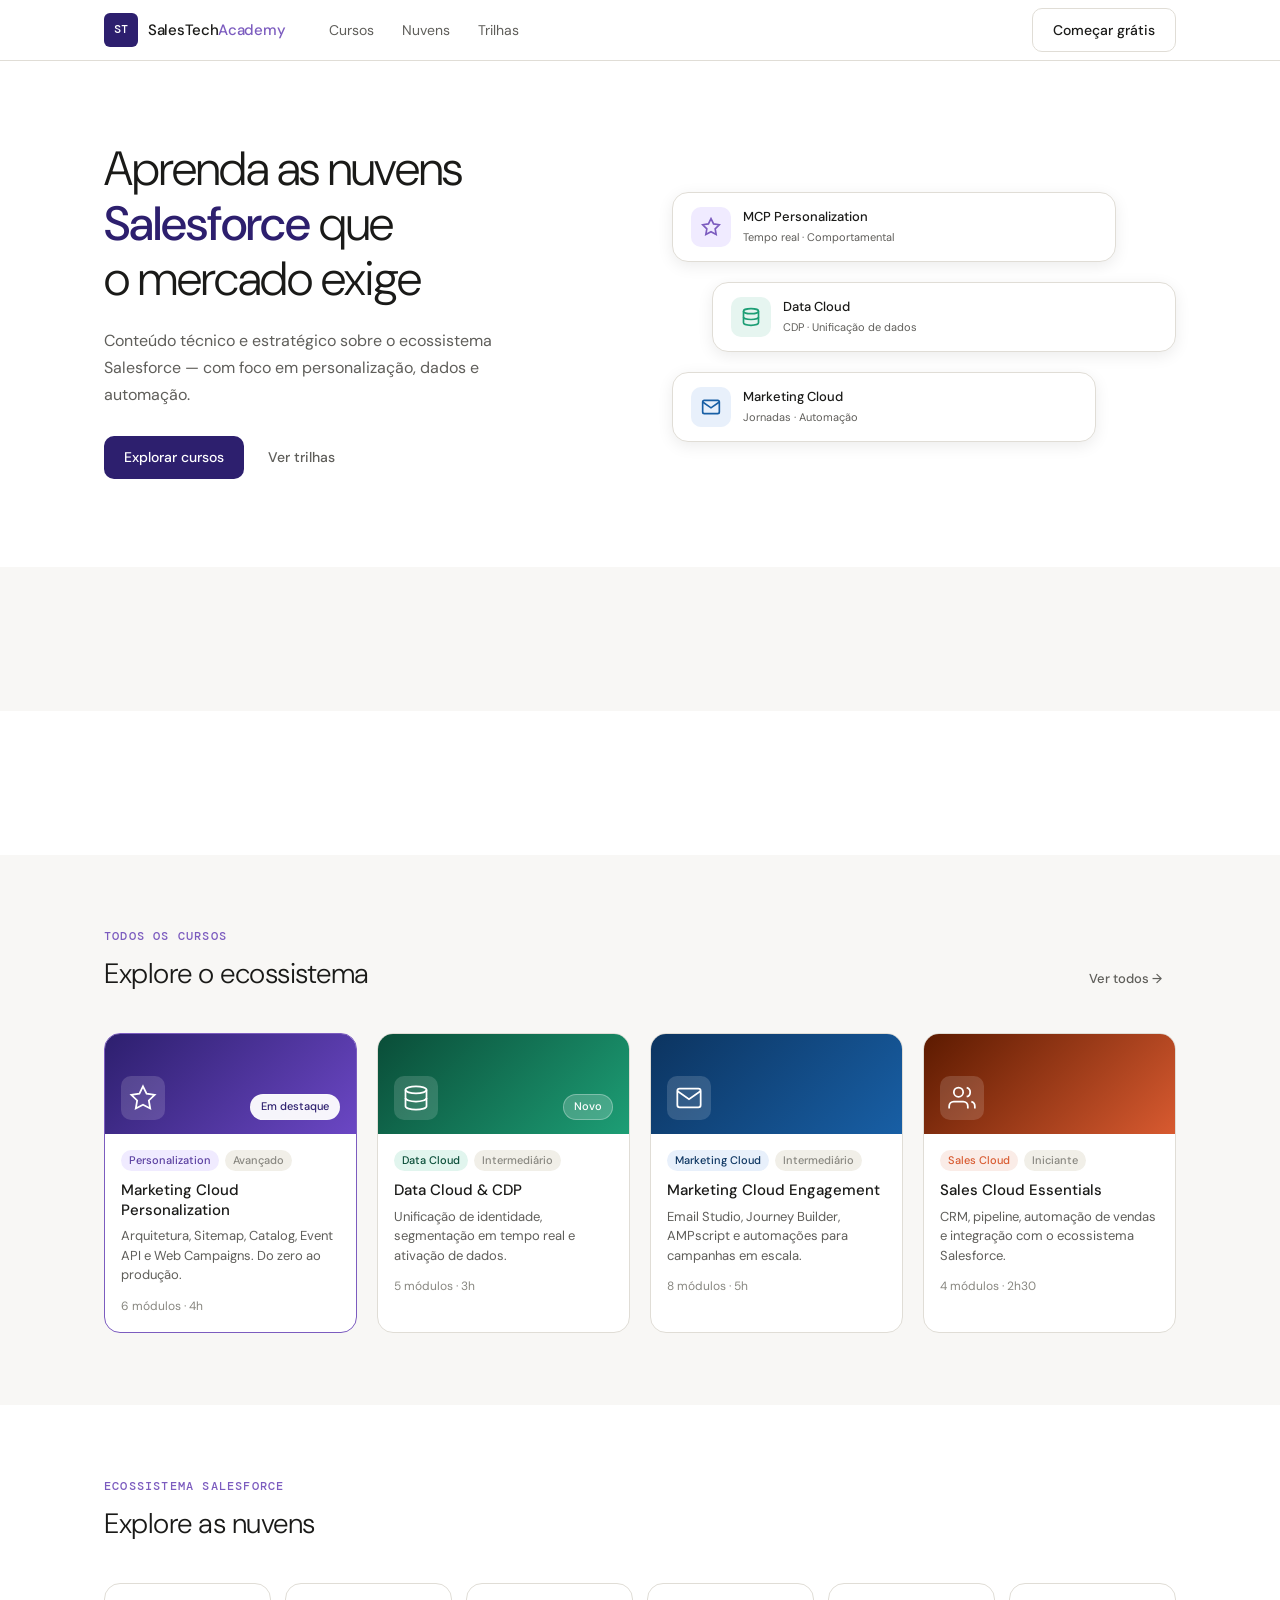
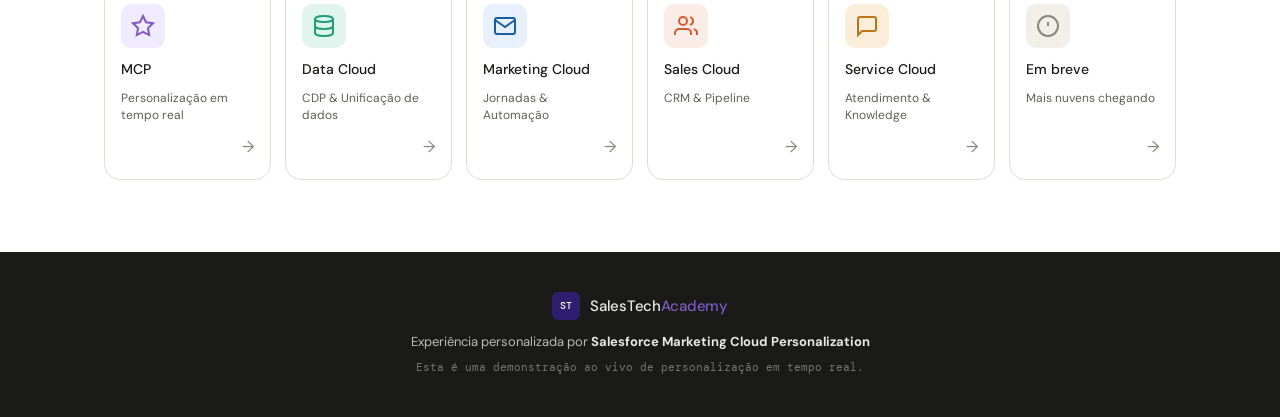
<file: index.html>
<!DOCTYPE html>
<html lang="pt-BR">
<head>
  <meta charset="UTF-8" />
  <meta name="viewport" content="width=device-width, initial-scale=1.0" />
  <title>SalesTech Academy</title>
  <link rel="preconnect" href="https://fonts.googleapis.com" />
  <link href="https://fonts.googleapis.com/css2?family=DM+Sans:ital,opsz,wght@0,9..40,300;0,9..40,400;0,9..40,500;1,9..40,300&family=DM+Mono:wght@400;500&display=swap" rel="stylesheet" />

  <script type="text/javascript">
    var _sfaccount = '500008088';
  </script>
  <script type="text/javascript" src="//cdn.c360a.salesforce.com/beacon/c360a/aa8263df-1763-4ba2-bf02-8af8b31e60bd/scripts/c360a.min.js"></script>

  <link rel="stylesheet" href="css/style.css" />
</head>
<body>

  <!-- ============================================================
       MCP ZONE: event_banner
       Campanha: SalesTech — Event Banner
       Ativado manualmente durante a demo
  ============================================================ -->
  <div id="event-banner"></div>

  <!-- ============================================================
       NAVBAR
       MCP ZONE: navbar_cta
       Anônimo  → "Começar grátis"
       Identificado → nome do usuário
  ============================================================ -->
  <header class="navbar">
    <div class="container navbar__inner">
      <a href="index.html" class="navbar__logo">
        <span class="logo-mark">ST</span>
        <span class="logo-text">SalesTech<em>Academy</em></span>
      </a>
      <nav class="navbar__links">
        <a href="#cursos">Cursos</a>
        <a href="#nuvens">Nuvens</a>
        <a href="#trilhas">Trilhas</a>
      </nav>
      <div class="navbar__actions">
        <!-- MCP injeta aqui: nome do usuário ou CTA "Começar grátis" -->
        <div id="navbar-cta">
          <a href="form.html" class="btn btn--outline">Começar grátis</a>
        </div>
      </div>
      <button class="navbar__hamburger" id="hamburger" aria-label="Menu">
        <span></span><span></span><span></span>
      </button>
    </div>
  </header>

  <!-- ============================================================
       HERO
       MCP ZONE: hero_greeting  → eyebrow personalizado por perfil
       MCP ZONE: hero_content   → título, subtítulo e CTA por perfil
       MCP ZONE: profile_tags   → tags de interesse (só identificados)
  ============================================================ -->
  <section class="hero">
    <div class="container hero__inner">
      <div class="hero__content">

        <!-- MCP injeta: eyebrow com greeting personalizado -->
        <div id="hero-greeting"></div>

        <!-- Título padrão — MCP pode substituir via hero_content -->
        <h1 class="hero__title">
          Aprenda as nuvens<br/>
          <span class="highlight">Salesforce</span> que<br/>
          o mercado exige
        </h1>

        <!-- Subtítulo padrão — MCP pode substituir via hero_content -->
        <p class="hero__sub" id="hero-sub">
          Conteúdo técnico e estratégico sobre o ecossistema Salesforce — com foco em personalização, dados e automação.
        </p>

        <div class="hero__ctas">
          <!-- MCP ZONE: hero_cta — CTA personalizado por perfil -->
          <div id="hero-cta">
            <a href="#cursos" class="btn btn--primary">Explorar cursos</a>
          </div>
          <a href="#nuvens" class="btn btn--ghost">Ver trilhas</a>
        </div>

        <!-- MCP ZONE: profile_tags — visível apenas para identificados -->
        <div id="profile-tags"></div>

      </div>
      <div class="hero__visual">
        <div class="hero__card-stack">
          <div class="floating-card floating-card--1">
            <div class="floating-card__icon" style="background:#f0ebff;">
              <svg width="20" height="20" viewBox="0 0 24 24" fill="none" stroke="#7c5cbf" stroke-width="2"><path d="M12 2l3.09 6.26L22 9.27l-5 4.87 1.18 6.88L12 17.77l-6.18 3.25L7 14.14 2 9.27l6.91-1.01L12 2z"/></svg>
            </div>
            <div>
              <p class="floating-card__title">MCP Personalization</p>
              <p class="floating-card__sub">Tempo real · Comportamental</p>
            </div>
          </div>
          <div class="floating-card floating-card--2">
            <div class="floating-card__icon" style="background:#e6f5f0;">
              <svg width="20" height="20" viewBox="0 0 24 24" fill="none" stroke="#1d9e75" stroke-width="2"><ellipse cx="12" cy="5" rx="9" ry="3"/><path d="M21 12c0 1.66-4 3-9 3s-9-1.34-9-3"/><path d="M3 5v14c0 1.66 4 3 9 3s9-1.34 9-3V5"/></svg>
            </div>
            <div>
              <p class="floating-card__title">Data Cloud</p>
              <p class="floating-card__sub">CDP · Unificação de dados</p>
            </div>
          </div>
          <div class="floating-card floating-card--3">
            <div class="floating-card__icon" style="background:#e8f0fb;">
              <svg width="20" height="20" viewBox="0 0 24 24" fill="none" stroke="#185fa5" stroke-width="2"><path d="M4 4h16c1.1 0 2 .9 2 2v12c0 1.1-.9 2-2 2H4c-1.1 0-2-.9-2-2V6c0-1.1.9-2 2-2z"/><polyline points="22,6 12,13 2,6"/></svg>
            </div>
            <div>
              <p class="floating-card__title">Marketing Cloud</p>
              <p class="floating-card__sub">Jornadas · Automação</p>
            </div>
          </div>
        </div>
      </div>
    </div>
  </section>

  <!-- ============================================================
       MCP ZONE: continue_section
       Visível APENAS para identificados com lastCourseViewed
       MCP injeta com base no último curso visitado
  ============================================================ -->
  <section class="section section--alt" id="continue-section"></section>

  <!-- ============================================================
       MCP ZONE: recommended_courses
       Recipe de recomendação por perfil + comportamento
       Visível para identificados — MCP injeta os cards
  ============================================================ -->
  <!-- MCP ZONE: recommended_courses
       Seção oculta por padrão — MCP exibe quando recipe retorna itens
  -->
  <!-- Seção sempre visível como divisor visual
       MCP injeta os cards em #recommended-courses quando recipe retorna itens -->
  <section class="section" id="recommended-section">
    <div class="container">
      <div class="section__header" id="recommended-header" style="display:none;">
        <div>
          <p class="section__eyebrow">Recomendado para você</p>
          <h2 class="section__title">Sua trilha personalizada</h2>
        </div>
        <a href="#cursos" class="btn btn--ghost btn--sm">Ver todos →</a>
      </div>
      <div id="recommended-courses" class="courses-grid"></div>
    </div>
  </section>

  <!-- ============================================================
       TODOS OS CURSOS
       Seção estática — fallback e catálogo completo
  ============================================================ -->
  <section class="section section--alt" id="cursos">
    <div class="container">

      <div class="section__header">
        <div>
          <p class="section__eyebrow">Todos os cursos</p>
          <h2 class="section__title">Explore o ecossistema</h2>
        </div>
        <a href="#" class="btn btn--ghost btn--sm">Ver todos →</a>
      </div>

      <div id="courses-grid" class="courses-grid">
        <article class="course-card course-card--featured" data-catalog="personalization">
          <a href="personalization.html">
            <div class="course-card__header" style="background: linear-gradient(135deg,#2d1f6e,#6b47c4);">
              <div class="course-card__icon">
                <svg width="28" height="28" viewBox="0 0 24 24" fill="none" stroke="#fff" stroke-width="1.5"><path d="M12 2l3.09 6.26L22 9.27l-5 4.87 1.18 6.88L12 17.77l-6.18 3.25L7 14.14 2 9.27l6.91-1.01L12 2z"/></svg>
              </div>
              <span class="course-badge course-badge--featured">Em destaque</span>
            </div>
            <div class="course-card__body">
              <div class="course-card__tags">
                <span class="tag tag--purple">Personalization</span>
                <span class="tag tag--level">Avançado</span>
              </div>
              <h3 class="course-card__title">Marketing Cloud Personalization</h3>
              <p class="course-card__desc">Arquitetura, Sitemap, Catalog, Event API e Web Campaigns. Do zero ao produção.</p>
              <div class="course-card__meta"><span>6 módulos · 4h</span></div>
            </div>
          </a>
        </article>

        <article class="course-card" data-catalog="data_cloud">
          <a href="data-cloud.html">
            <div class="course-card__header" style="background: linear-gradient(135deg,#0a4d38,#1d9e75);">
              <div class="course-card__icon">
                <svg width="28" height="28" viewBox="0 0 24 24" fill="none" stroke="#fff" stroke-width="1.5"><ellipse cx="12" cy="5" rx="9" ry="3"/><path d="M21 12c0 1.66-4 3-9 3s-9-1.34-9-3"/><path d="M3 5v14c0 1.66 4 3 9 3s9-1.34 9-3V5"/></svg>
              </div>
              <span class="course-badge">Novo</span>
            </div>
            <div class="course-card__body">
              <div class="course-card__tags">
                <span class="tag tag--green">Data Cloud</span>
                <span class="tag tag--level">Intermediário</span>
              </div>
              <h3 class="course-card__title">Data Cloud & CDP</h3>
              <p class="course-card__desc">Unificação de identidade, segmentação em tempo real e ativação de dados.</p>
              <div class="course-card__meta"><span>5 módulos · 3h</span></div>
            </div>
          </a>
        </article>

        <article class="course-card" data-catalog="marketing_cloud">
          <a href="marketing-cloud.html">
            <div class="course-card__header" style="background: linear-gradient(135deg,#0c3460,#185fa5);">
              <div class="course-card__icon">
                <svg width="28" height="28" viewBox="0 0 24 24" fill="none" stroke="#fff" stroke-width="1.5"><path d="M4 4h16c1.1 0 2 .9 2 2v12c0 1.1-.9 2-2 2H4c-1.1 0-2-.9-2-2V6c0-1.1.9-2 2-2z"/><polyline points="22,6 12,13 2,6"/></svg>
              </div>
            </div>
            <div class="course-card__body">
              <div class="course-card__tags">
                <span class="tag tag--blue">Marketing Cloud</span>
                <span class="tag tag--level">Intermediário</span>
              </div>
              <h3 class="course-card__title">Marketing Cloud Engagement</h3>
              <p class="course-card__desc">Email Studio, Journey Builder, AMPscript e automações para campanhas em escala.</p>
              <div class="course-card__meta"><span>8 módulos · 5h</span></div>
            </div>
          </a>
        </article>

        <article class="course-card" data-catalog="sales_cloud">
          <a href="#" onclick="return false;">
            <div class="course-card__header" style="background: linear-gradient(135deg,#5c1a00,#d85a30);">
              <div class="course-card__icon">
                <svg width="28" height="28" viewBox="0 0 24 24" fill="none" stroke="#fff" stroke-width="1.5"><path d="M17 21v-2a4 4 0 0 0-4-4H5a4 4 0 0 0-4 4v2"/><circle cx="9" cy="7" r="4"/><path d="M23 21v-2a4 4 0 0 0-3-3.87"/><path d="M16 3.13a4 4 0 0 1 0 7.75"/></svg>
              </div>
            </div>
            <div class="course-card__body">
              <div class="course-card__tags">
                <span class="tag tag--coral">Sales Cloud</span>
                <span class="tag tag--level">Iniciante</span>
              </div>
              <h3 class="course-card__title">Sales Cloud Essentials</h3>
              <p class="course-card__desc">CRM, pipeline, automação de vendas e integração com o ecossistema Salesforce.</p>
              <div class="course-card__meta"><span>4 módulos · 2h30</span></div>
            </div>
          </a>
        </article>
      </div>

    </div>
  </section>

  <!-- ============================================================
       NUVENS — catálogo estático
       Cliques alimentam o catalog affinity no MCP
  ============================================================ -->
  <section class="section" id="nuvens">
    <div class="container">
      <div class="section__header">
        <div>
          <p class="section__eyebrow">Ecossistema Salesforce</p>
          <h2 class="section__title">Explore as nuvens</h2>
        </div>
      </div>
      <div class="clouds-grid">
        <a href="personalization.html" class="cloud-card" data-catalog="personalization">
          <div class="cloud-card__icon" style="background:#f0ebff; color:#7c5cbf;">
            <svg width="24" height="24" viewBox="0 0 24 24" fill="none" stroke="currentColor" stroke-width="2"><path d="M12 2l3.09 6.26L22 9.27l-5 4.87 1.18 6.88L12 17.77l-6.18 3.25L7 14.14 2 9.27l6.91-1.01L12 2z"/></svg>
          </div>
          <h4>MCP</h4>
          <p>Personalização em tempo real</p>
          <span class="cloud-card__arrow">→</span>
        </a>
        <a href="data-cloud.html" class="cloud-card" data-catalog="data_cloud">
          <div class="cloud-card__icon" style="background:#e1f5ee; color:#1d9e75;">
            <svg width="24" height="24" viewBox="0 0 24 24" fill="none" stroke="currentColor" stroke-width="2"><ellipse cx="12" cy="5" rx="9" ry="3"/><path d="M21 12c0 1.66-4 3-9 3s-9-1.34-9-3"/><path d="M3 5v14c0 1.66 4 3 9 3s9-1.34 9-3V5"/></svg>
          </div>
          <h4>Data Cloud</h4>
          <p>CDP & Unificação de dados</p>
          <span class="cloud-card__arrow">→</span>
        </a>
        <a href="marketing-cloud.html" class="cloud-card" data-catalog="marketing_cloud">
          <div class="cloud-card__icon" style="background:#e8f0fb; color:#185fa5;">
            <svg width="24" height="24" viewBox="0 0 24 24" fill="none" stroke="currentColor" stroke-width="2"><path d="M4 4h16c1.1 0 2 .9 2 2v12c0 1.1-.9 2-2 2H4c-1.1 0-2-.9-2-2V6c0-1.1.9-2 2-2z"/><polyline points="22,6 12,13 2,6"/></svg>
          </div>
          <h4>Marketing Cloud</h4>
          <p>Jornadas & Automação</p>
          <span class="cloud-card__arrow">→</span>
        </a>
        <a href="#" class="cloud-card" data-catalog="sales_cloud" onclick="return false;">
          <div class="cloud-card__icon" style="background:#faece7; color:#d85a30;">
            <svg width="24" height="24" viewBox="0 0 24 24" fill="none" stroke="currentColor" stroke-width="2"><path d="M17 21v-2a4 4 0 0 0-4-4H5a4 4 0 0 0-4 4v2"/><circle cx="9" cy="7" r="4"/><path d="M23 21v-2a4 4 0 0 0-3-3.87"/><path d="M16 3.13a4 4 0 0 1 0 7.75"/></svg>
          </div>
          <h4>Sales Cloud</h4>
          <p>CRM & Pipeline</p>
          <span class="cloud-card__arrow">→</span>
        </a>
        <a href="#" class="cloud-card" data-catalog="service_cloud" onclick="return false;">
          <div class="cloud-card__icon" style="background:#faeeda; color:#ba7517;">
            <svg width="24" height="24" viewBox="0 0 24 24" fill="none" stroke="currentColor" stroke-width="2"><path d="M21 15a2 2 0 0 1-2 2H7l-4 4V5a2 2 0 0 1 2-2h14a2 2 0 0 1 2 2z"/></svg>
          </div>
          <h4>Service Cloud</h4>
          <p>Atendimento & Knowledge</p>
          <span class="cloud-card__arrow">→</span>
        </a>
        <a href="#" class="cloud-card cloud-card--coming" onclick="return false;">
          <div class="cloud-card__icon" style="background:#f1efe8; color:#888780;">
            <svg width="24" height="24" viewBox="0 0 24 24" fill="none" stroke="currentColor" stroke-width="2"><circle cx="12" cy="12" r="10"/><line x1="12" y1="8" x2="12" y2="12"/><line x1="12" y1="16" x2="12.01" y2="16"/></svg>
          </div>
          <h4>Em breve</h4>
          <p>Mais nuvens chegando</p>
          <span class="cloud-card__arrow">→</span>
        </a>
      </div>
    </div>
  </section>

  <!-- FOOTER -->
  <footer class="footer">
    <div class="container footer__inner">
      <div class="footer__brand">
        <span class="logo-mark logo-mark--sm">ST</span>
        <span class="logo-text">SalesTech<em>Academy</em></span>
      </div>
      <p class="footer__powered">
        Experiência personalizada por
        <strong>Salesforce Marketing Cloud Personalization</strong>
      </p>
      <p class="footer__note">Esta é uma demonstração ao vivo de personalização em tempo real.</p>
    </div>
  </footer>

  <script src="js/mcp-events.js"></script>
  <script>
    // Hamburger menu — única lógica que permanece no site
    window.addEventListener('DOMContentLoaded', () => {
      document.getElementById('hamburger').addEventListener('click', () => {
        document.querySelector('.navbar__links').classList.toggle('open');
      });

      // Animate floating cards
      document.querySelectorAll('.floating-card').forEach((card, i) => {
        card.style.animationDelay = `${i * 0.15}s`;
        card.classList.add('fade-in');
      });

      // Animate sections on scroll
      const observer = new IntersectionObserver((entries) => {
        entries.forEach(e => {
          if (e.isIntersecting) e.target.classList.add('visible');
        });
      }, { threshold: 0.1 });
      document.querySelectorAll('.course-card, .cloud-card, .section__header').forEach(el => observer.observe(el));
    });
  </script>
</body>
</html>
</file>
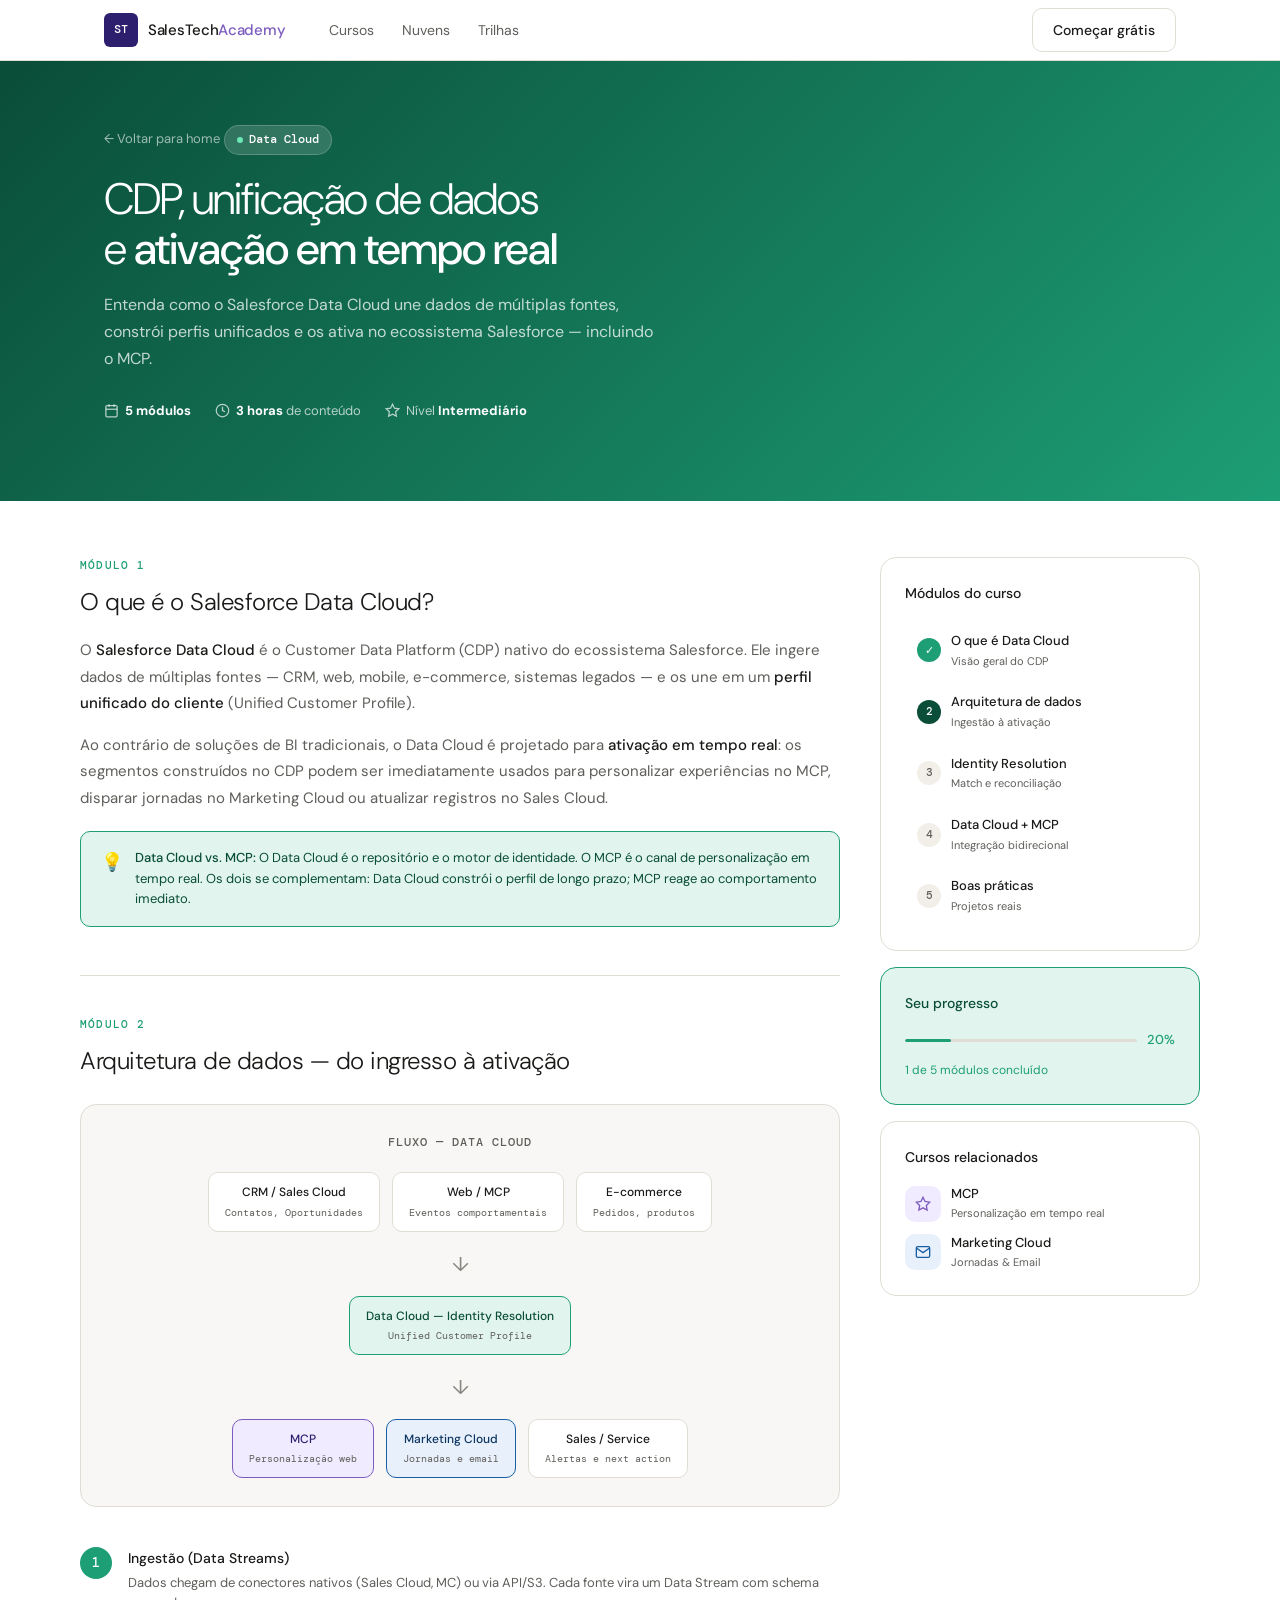
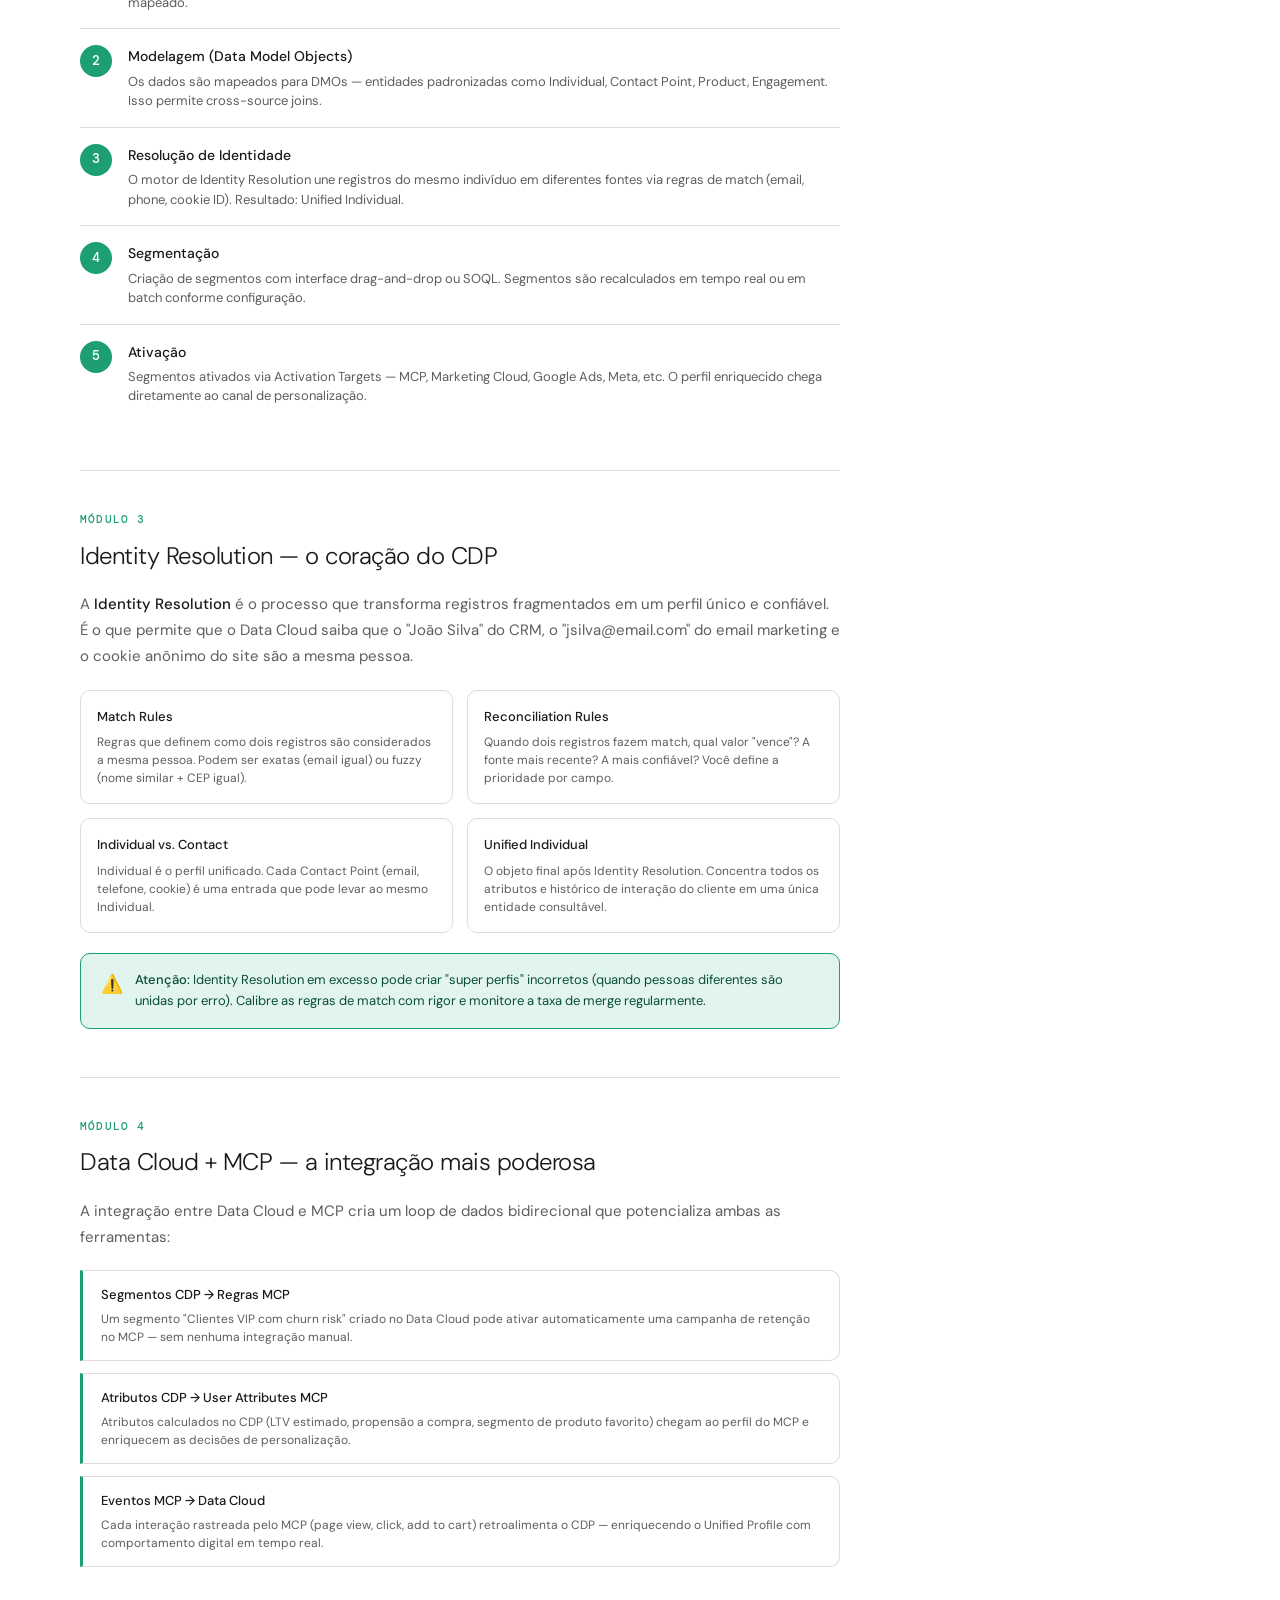
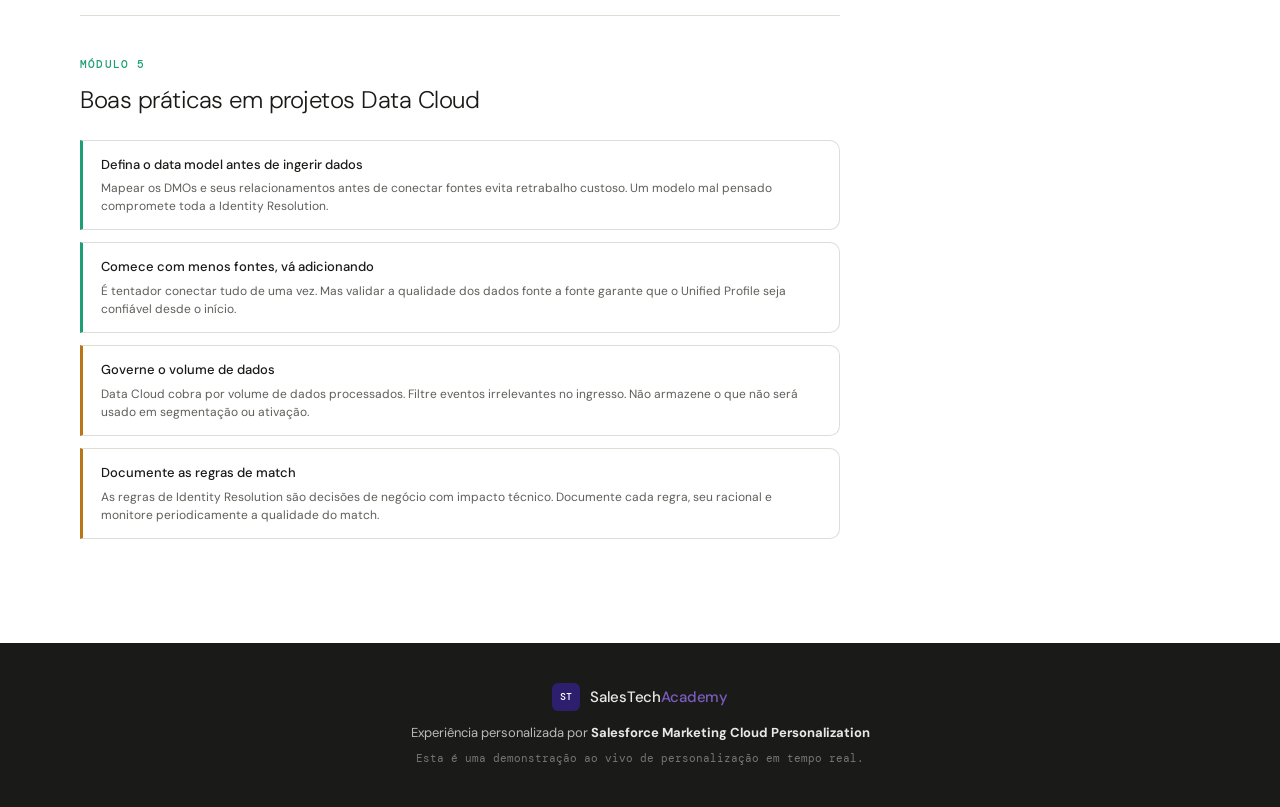
<file: data-cloud.html>
<!DOCTYPE html>
<html lang="pt-BR">
<head>
  <meta charset="UTF-8" />
  <meta name="viewport" content="width=device-width, initial-scale=1.0" />
  <title>Data Cloud — SalesTech Academy</title>
  <link rel="preconnect" href="https://fonts.googleapis.com" />
    <script type="text/javascript">
    var _sfaccount = '500008088';
  </script>
  <script type="text/javascript" src="//cdn.c360a.salesforce.com/beacon/c360a/aa8263df-1763-4ba2-bf02-8af8b31e60bd/scripts/c360a.min.js"></script>
  <link href="https://fonts.googleapis.com/css2?family=DM+Sans:ital,opsz,wght@0,9..40,300;0,9..40,400;0,9..40,500;1,9..40,300&family=DM+Mono:wght@400;500&display=swap" rel="stylesheet" />
  <link rel="stylesheet" href="css/style.css" />
  <style>
    .course-hero { background: linear-gradient(135deg, #0a4d38 0%, #1d9e75 100%); color: #fff; padding: 64px 0 80px; }
    .course-hero__back { display:inline-flex; align-items:center; gap:6px; font-size:13px; color:rgba(255,255,255,0.6); margin-bottom:24px; transition:color 0.2s; }
    .course-hero__back:hover { color:#fff; }
    .course-hero__badge { display:inline-flex; align-items:center; gap:6px; background:rgba(255,255,255,0.15); border:1px solid rgba(255,255,255,0.2); color:#fff; font-size:12px; font-weight:500; padding:4px 12px; border-radius:20px; margin-bottom:16px; font-family:var(--mono); }
    .course-hero__title { font-size:clamp(28px,4vw,44px); font-weight:300; letter-spacing:-1px; margin-bottom:16px; line-height:1.15; }
    .course-hero__title strong { font-weight:500; }
    .course-hero__desc { font-size:16px; color:rgba(255,255,255,0.75); max-width:560px; line-height:1.7; margin-bottom:28px; }
    .course-hero__meta { display:flex; gap:24px; flex-wrap:wrap; }
    .course-hero__meta-item { display:flex; align-items:center; gap:6px; font-size:13px; color:rgba(255,255,255,0.7); }
    .course-hero__meta-item strong { color:#fff; }
    .course-layout { display:grid; grid-template-columns:1fr 320px; gap:40px; padding:56px 0; align-items:start; }
    .sidebar { position:sticky; top:80px; }
    .sidebar-card { background:#fff; border:1px solid var(--border); border-radius:var(--radius-lg); padding:24px; margin-bottom:16px; }
    .sidebar-card__title { font-size:14px; font-weight:500; margin-bottom:16px; }
    .module-list { display:flex; flex-direction:column; gap:2px; }
    .module-item { display:flex; align-items:center; gap:10px; padding:10px 12px; border-radius:var(--radius-md); color:var(--text); text-decoration:none; }
    .module-item__num { width:24px; height:24px; border-radius:50%; background:var(--gray-100); display:flex; align-items:center; justify-content:center; font-size:11px; font-weight:500; color:var(--text-muted); flex-shrink:0; font-family:var(--mono); }
    .module-item.done .module-item__num { background:var(--green-400); color:#fff; }
    .module-item.active .module-item__num { background:var(--green-900); color:#fff; }
    .module-item__info { flex:1; }
    .module-item__title { font-size:13px; font-weight:500; }
    .module-item__sub { font-size:11px; color:var(--text-muted); margin-top:1px; }
    .content-block { margin-bottom:48px; }
    .content-block__label { font-size:11px; font-weight:500; text-transform:uppercase; letter-spacing:1.2px; color:var(--green-400); font-family:var(--mono); margin-bottom:8px; }
    .content-block__title { font-size:24px; font-weight:300; letter-spacing:-0.5px; margin-bottom:16px; }
    .content-block__text { font-size:15px; color:var(--text-muted); line-height:1.75; margin-bottom:16px; }
    .content-block__text strong { color:var(--text); font-weight:500; }
    .arch-diagram { background:var(--gray-50); border:1px solid var(--border); border-radius:var(--radius-lg); padding:28px; margin:24px 0; }
    .arch-row { display:flex; align-items:center; justify-content:center; gap:12px; flex-wrap:wrap; margin-bottom:16px; }
    .arch-row:last-child { margin-bottom:0; }
    .arch-node { background:#fff; border:1px solid var(--border); border-radius:var(--radius-md); padding:10px 16px; text-align:center; min-width:120px; }
    .arch-node__title { font-size:12px; font-weight:500; }
    .arch-node__sub { font-size:10px; color:var(--text-muted); margin-top:2px; font-family:var(--mono); }
    .arch-node--green { border-color:var(--green-400); background:var(--green-50); }
    .arch-node--green .arch-node__title { color:var(--green-900); }
    .arch-node--purple { border-color:var(--purple-400); background:var(--purple-50); }
    .arch-node--purple .arch-node__title { color:var(--purple-900); }
    .arch-node--blue { border-color:var(--blue-400); background:var(--blue-50); }
    .arch-node--blue .arch-node__title { color:var(--blue-900); }
    .arch-arrow { font-size:18px; color:var(--gray-400); }
    .concept-grid { display:grid; grid-template-columns:1fr 1fr; gap:14px; margin:20px 0; }
    .concept-card { background:#fff; border:1px solid var(--border); border-radius:var(--radius-md); padding:16px; }
    .concept-card__title { font-size:13px; font-weight:500; margin-bottom:6px; }
    .concept-card__desc { font-size:12px; color:var(--text-muted); line-height:1.5; }
    .tip-box { background:var(--green-50); border:1px solid var(--green-400); border-radius:var(--radius-md); padding:16px 20px; margin:20px 0; display:flex; gap:12px; }
    .tip-box__text { font-size:13px; color:var(--green-900); line-height:1.6; }
    .tip-box__text strong { font-weight:500; }
    .use-case-list { display:flex; flex-direction:column; gap:12px; margin:20px 0; }
    .use-case { background:#fff; border:1px solid var(--border); border-left:3px solid var(--green-400); border-radius:0 var(--radius-md) var(--radius-md) 0; padding:14px 18px; }
    .use-case__title { font-size:13px; font-weight:500; margin-bottom:4px; }
    .use-case__desc { font-size:12px; color:var(--text-muted); line-height:1.5; }
    .divider { height:1px; background:var(--border); margin:40px 0; }
    .flow-step { display:flex; gap:16px; padding:16px 0; border-bottom:1px solid var(--border); }
    .flow-step:last-child { border-bottom:none; }
    .flow-step__num { width:32px; height:32px; background:var(--green-400); color:#fff; border-radius:50%; display:flex; align-items:center; justify-content:center; font-size:13px; font-weight:500; flex-shrink:0; font-family:var(--mono); }
    .flow-step__content { flex:1; }
    .flow-step__title { font-size:14px; font-weight:500; margin-bottom:4px; }
    .flow-step__desc { font-size:13px; color:var(--text-muted); line-height:1.5; }
    @media (max-width:900px) { .course-layout { grid-template-columns:1fr; } .sidebar { position:static; } .concept-grid { grid-template-columns:1fr; } }
  </style>
</head>
<body>

  <div class="event-banner" id="event-banner" style="display:none;">
    <div class="event-banner__inner">
      <span class="event-banner__pulse"></span>
      <p class="event-banner__text"><strong>Você está no evento ao vivo!</strong> Esta página faz parte da demo de personalização em tempo real.</p>
      <button class="event-banner__close" onclick="document.getElementById('event-banner').style.display='none'" aria-label="Fechar">×</button>
    </div>
  </div>

  <header class="navbar">
    <div class="container navbar__inner">
      <a href="index.html" class="navbar__logo">
        <span class="logo-mark">ST</span>
        <span class="logo-text">SalesTech<em>Academy</em></span>
      </a>
      <nav class="navbar__links">
        <a href="index.html#cursos">Cursos</a>
        <a href="index.html#nuvens">Nuvens</a>
        <a href="index.html#trilhas">Trilhas</a>
      </nav>
      <div class="navbar__actions">
        <!-- MCP injeta: nome do usuário ou CTA -->
        <div id="navbar-cta">
          <a href="index.html#identificar" class="btn btn--outline">Começar grátis</a>
        </div>
      </div>
    </div>
  </header>

  <section class="course-hero">
    <div class="container">
      <a href="index.html" class="course-hero__back">← Voltar para home</a>
      <div class="course-hero__badge">
        <span style="width:6px;height:6px;background:#6ee7b7;border-radius:50%;display:inline-block;"></span>
        Data Cloud
      </div>
      <h1 class="course-hero__title">
        CDP, unificação de dados<br/>e <strong>ativação em tempo real</strong>
      </h1>
      <p class="course-hero__desc">
        Entenda como o Salesforce Data Cloud une dados de múltiplas fontes, constrói perfis unificados e os ativa no ecossistema Salesforce — incluindo o MCP.
      </p>
      <div class="course-hero__meta">
        <div class="course-hero__meta-item">
          <svg width="15" height="15" viewBox="0 0 24 24" fill="none" stroke="currentColor" stroke-width="2"><rect x="3" y="4" width="18" height="18" rx="2"/><line x1="16" y1="2" x2="16" y2="6"/><line x1="8" y1="2" x2="8" y2="6"/><line x1="3" y1="10" x2="21" y2="10"/></svg>
          <span><strong>5 módulos</strong></span>
        </div>
        <div class="course-hero__meta-item">
          <svg width="15" height="15" viewBox="0 0 24 24" fill="none" stroke="currentColor" stroke-width="2"><circle cx="12" cy="12" r="10"/><polyline points="12 6 12 12 16 14"/></svg>
          <span><strong>3 horas</strong> de conteúdo</span>
        </div>
        <div class="course-hero__meta-item">
          <svg width="15" height="15" viewBox="0 0 24 24" fill="none" stroke="currentColor" stroke-width="2"><path d="M12 2l3.09 6.26L22 9.27l-5 4.87 1.18 6.88L12 17.77l-6.18 3.25L7 14.14 2 9.27l6.91-1.01L12 2z"/></svg>
          <span>Nível <strong>Intermediário</strong></span>
        </div>
      </div>
    </div>
  </section>

  <div class="container course-layout">
    <main>

      <div class="content-block">
        <p class="content-block__label">Módulo 1</p>
        <h2 class="content-block__title">O que é o Salesforce Data Cloud?</h2>
        <p class="content-block__text">
          O <strong>Salesforce Data Cloud</strong> é o Customer Data Platform (CDP) nativo do ecossistema Salesforce. Ele ingere dados de múltiplas fontes — CRM, web, mobile, e-commerce, sistemas legados — e os une em um <strong>perfil unificado do cliente</strong> (Unified Customer Profile).
        </p>
        <p class="content-block__text">
          Ao contrário de soluções de BI tradicionais, o Data Cloud é projetado para <strong>ativação em tempo real</strong>: os segmentos construídos no CDP podem ser imediatamente usados para personalizar experiências no MCP, disparar jornadas no Marketing Cloud ou atualizar registros no Sales Cloud.
        </p>
        <div class="tip-box">
          <div style="font-size:18px;flex-shrink:0;">💡</div>
          <div class="tip-box__text">
            <strong>Data Cloud vs. MCP:</strong> O Data Cloud é o repositório e o motor de identidade. O MCP é o canal de personalização em tempo real. Os dois se complementam: Data Cloud constrói o perfil de longo prazo; MCP reage ao comportamento imediato.
          </div>
        </div>
      </div>

      <div class="divider"></div>

      <div class="content-block">
        <p class="content-block__label">Módulo 2</p>
        <h2 class="content-block__title">Arquitetura de dados — do ingresso à ativação</h2>

        <div class="arch-diagram">
          <p style="font-size:12px;font-weight:500;color:var(--text-muted);text-align:center;margin-bottom:20px;font-family:var(--mono);text-transform:uppercase;letter-spacing:1px;">Fluxo — Data Cloud</p>
          <div class="arch-row">
            <div class="arch-node"><div class="arch-node__title">CRM / Sales Cloud</div><div class="arch-node__sub">Contatos, Oportunidades</div></div>
            <div class="arch-node"><div class="arch-node__title">Web / MCP</div><div class="arch-node__sub">Eventos comportamentais</div></div>
            <div class="arch-node"><div class="arch-node__title">E-commerce</div><div class="arch-node__sub">Pedidos, produtos</div></div>
          </div>
          <div class="arch-row"><div style="font-size:20px;color:var(--gray-400);">↓</div></div>
          <div class="arch-row">
            <div class="arch-node arch-node--green" style="min-width:200px;">
              <div class="arch-node__title">Data Cloud — Identity Resolution</div>
              <div class="arch-node__sub">Unified Customer Profile</div>
            </div>
          </div>
          <div class="arch-row"><div style="font-size:20px;color:var(--gray-400);">↓</div></div>
          <div class="arch-row">
            <div class="arch-node arch-node--purple"><div class="arch-node__title">MCP</div><div class="arch-node__sub">Personalização web</div></div>
            <div class="arch-node arch-node--blue"><div class="arch-node__title">Marketing Cloud</div><div class="arch-node__sub">Jornadas e email</div></div>
            <div class="arch-node"><div class="arch-node__title">Sales / Service</div><div class="arch-node__sub">Alertas e next action</div></div>
          </div>
        </div>

        <div class="flow-step">
          <div class="flow-step__num">1</div>
          <div class="flow-step__content">
            <div class="flow-step__title">Ingestão (Data Streams)</div>
            <div class="flow-step__desc">Dados chegam de conectores nativos (Sales Cloud, MC) ou via API/S3. Cada fonte vira um Data Stream com schema mapeado.</div>
          </div>
        </div>
        <div class="flow-step">
          <div class="flow-step__num">2</div>
          <div class="flow-step__content">
            <div class="flow-step__title">Modelagem (Data Model Objects)</div>
            <div class="flow-step__desc">Os dados são mapeados para DMOs — entidades padronizadas como Individual, Contact Point, Product, Engagement. Isso permite cross-source joins.</div>
          </div>
        </div>
        <div class="flow-step">
          <div class="flow-step__num">3</div>
          <div class="flow-step__content">
            <div class="flow-step__title">Resolução de Identidade</div>
            <div class="flow-step__desc">O motor de Identity Resolution une registros do mesmo indivíduo em diferentes fontes via regras de match (email, phone, cookie ID). Resultado: Unified Individual.</div>
          </div>
        </div>
        <div class="flow-step">
          <div class="flow-step__num">4</div>
          <div class="flow-step__content">
            <div class="flow-step__title">Segmentação</div>
            <div class="flow-step__desc">Criação de segmentos com interface drag-and-drop ou SOQL. Segmentos são recalculados em tempo real ou em batch conforme configuração.</div>
          </div>
        </div>
        <div class="flow-step">
          <div class="flow-step__num">5</div>
          <div class="flow-step__content">
            <div class="flow-step__title">Ativação</div>
            <div class="flow-step__desc">Segmentos ativados via Activation Targets — MCP, Marketing Cloud, Google Ads, Meta, etc. O perfil enriquecido chega diretamente ao canal de personalização.</div>
          </div>
        </div>
      </div>

      <div class="divider"></div>

      <div class="content-block">
        <p class="content-block__label">Módulo 3</p>
        <h2 class="content-block__title">Identity Resolution — o coração do CDP</h2>
        <p class="content-block__text">
          A <strong>Identity Resolution</strong> é o processo que transforma registros fragmentados em um perfil único e confiável. É o que permite que o Data Cloud saiba que o "João Silva" do CRM, o "jsilva@email.com" do email marketing e o cookie anônimo do site são a mesma pessoa.
        </p>

        <div class="concept-grid">
          <div class="concept-card">
            <div class="concept-card__title">Match Rules</div>
            <div class="concept-card__desc">Regras que definem como dois registros são considerados a mesma pessoa. Podem ser exatas (email igual) ou fuzzy (nome similar + CEP igual).</div>
          </div>
          <div class="concept-card">
            <div class="concept-card__title">Reconciliation Rules</div>
            <div class="concept-card__desc">Quando dois registros fazem match, qual valor "vence"? A fonte mais recente? A mais confiável? Você define a prioridade por campo.</div>
          </div>
          <div class="concept-card">
            <div class="concept-card__title">Individual vs. Contact</div>
            <div class="concept-card__desc">Individual é o perfil unificado. Cada Contact Point (email, telefone, cookie) é uma entrada que pode levar ao mesmo Individual.</div>
          </div>
          <div class="concept-card">
            <div class="concept-card__title">Unified Individual</div>
            <div class="concept-card__desc">O objeto final após Identity Resolution. Concentra todos os atributos e histórico de interação do cliente em uma única entidade consultável.</div>
          </div>
        </div>

        <div class="tip-box">
          <div style="font-size:18px;flex-shrink:0;">⚠️</div>
          <div class="tip-box__text">
            <strong>Atenção:</strong> Identity Resolution em excesso pode criar "super perfis" incorretos (quando pessoas diferentes são unidas por erro). Calibre as regras de match com rigor e monitore a taxa de merge regularmente.
          </div>
        </div>
      </div>

      <div class="divider"></div>

      <div class="content-block">
        <p class="content-block__label">Módulo 4</p>
        <h2 class="content-block__title">Data Cloud + MCP — a integração mais poderosa</h2>
        <p class="content-block__text">
          A integração entre Data Cloud e MCP cria um loop de dados bidirecional que potencializa ambas as ferramentas:
        </p>

        <div class="use-case-list">
          <div class="use-case" style="border-left-color:var(--green-400);">
            <div class="use-case__title">Segmentos CDP → Regras MCP</div>
            <div class="use-case__desc">Um segmento "Clientes VIP com churn risk" criado no Data Cloud pode ativar automaticamente uma campanha de retenção no MCP — sem nenhuma integração manual.</div>
          </div>
          <div class="use-case" style="border-left-color:var(--green-400);">
            <div class="use-case__title">Atributos CDP → User Attributes MCP</div>
            <div class="use-case__desc">Atributos calculados no CDP (LTV estimado, propensão a compra, segmento de produto favorito) chegam ao perfil do MCP e enriquecem as decisões de personalização.</div>
          </div>
          <div class="use-case" style="border-left-color:var(--green-400);">
            <div class="use-case__title">Eventos MCP → Data Cloud</div>
            <div class="use-case__desc">Cada interação rastreada pelo MCP (page view, click, add to cart) retroalimenta o CDP — enriquecendo o Unified Profile com comportamento digital em tempo real.</div>
          </div>
        </div>
      </div>

      <div class="divider"></div>

      <div class="content-block">
        <p class="content-block__label">Módulo 5</p>
        <h2 class="content-block__title">Boas práticas em projetos Data Cloud</h2>
        <div class="use-case-list">
          <div class="use-case" style="border-left-color:var(--green-400);">
            <div class="use-case__title">Defina o data model antes de ingerir dados</div>
            <div class="use-case__desc">Mapear os DMOs e seus relacionamentos antes de conectar fontes evita retrabalho custoso. Um modelo mal pensado compromete toda a Identity Resolution.</div>
          </div>
          <div class="use-case" style="border-left-color:var(--green-400);">
            <div class="use-case__title">Comece com menos fontes, vá adicionando</div>
            <div class="use-case__desc">É tentador conectar tudo de uma vez. Mas validar a qualidade dos dados fonte a fonte garante que o Unified Profile seja confiável desde o início.</div>
          </div>
          <div class="use-case" style="border-left-color:var(--amber-400);">
            <div class="use-case__title">Governe o volume de dados</div>
            <div class="use-case__desc">Data Cloud cobra por volume de dados processados. Filtre eventos irrelevantes no ingresso. Não armazene o que não será usado em segmentação ou ativação.</div>
          </div>
          <div class="use-case" style="border-left-color:var(--amber-400);">
            <div class="use-case__title">Documente as regras de match</div>
            <div class="use-case__desc">As regras de Identity Resolution são decisões de negócio com impacto técnico. Documente cada regra, seu racional e monitore periodicamente a qualidade do match.</div>
          </div>
        </div>
      </div>

    </main>

    <aside class="sidebar">
      <div class="sidebar-card">
        <p class="sidebar-card__title">Módulos do curso</p>
        <div class="module-list">
          <div class="module-item done"><div class="module-item__num">✓</div><div class="module-item__info"><div class="module-item__title">O que é Data Cloud</div><div class="module-item__sub">Visão geral do CDP</div></div></div>
          <div class="module-item active"><div class="module-item__num">2</div><div class="module-item__info"><div class="module-item__title">Arquitetura de dados</div><div class="module-item__sub">Ingestão à ativação</div></div></div>
          <div class="module-item"><div class="module-item__num">3</div><div class="module-item__info"><div class="module-item__title">Identity Resolution</div><div class="module-item__sub">Match e reconciliação</div></div></div>
          <div class="module-item"><div class="module-item__num">4</div><div class="module-item__info"><div class="module-item__title">Data Cloud + MCP</div><div class="module-item__sub">Integração bidirecional</div></div></div>
          <div class="module-item"><div class="module-item__num">5</div><div class="module-item__info"><div class="module-item__title">Boas práticas</div><div class="module-item__sub">Projetos reais</div></div></div>
        </div>
      </div>

      <div class="sidebar-card" style="background:var(--green-50);border-color:var(--green-400);">
        <p class="sidebar-card__title" style="color:var(--green-900);">Seu progresso</p>
        <div style="display:flex;align-items:center;gap:10px;margin-bottom:10px;">
          <div class="progress-bar" style="flex:1;"><div class="progress-bar__fill progress-bar__fill--green" style="width:20%;"></div></div>
          <span style="font-size:13px;font-weight:500;color:var(--green-400);">20%</span>
        </div>
        <p style="font-size:12px;color:var(--green-400);">1 de 5 módulos concluído</p>
      </div>

      <div class="sidebar-card">
        <p class="sidebar-card__title">Cursos relacionados</p>
        <div style="display:flex;flex-direction:column;gap:10px;">
          <a href="personalization.html" style="display:flex;align-items:center;gap:10px;text-decoration:none;color:var(--text);">
            <div style="width:36px;height:36px;background:var(--purple-50);border-radius:var(--radius-md);display:flex;align-items:center;justify-content:center;flex-shrink:0;">
              <svg width="16" height="16" viewBox="0 0 24 24" fill="none" stroke="#7c5cbf" stroke-width="2"><path d="M12 2l3.09 6.26L22 9.27l-5 4.87 1.18 6.88L12 17.77l-6.18 3.25L7 14.14 2 9.27l6.91-1.01L12 2z"/></svg>
            </div>
            <div><p style="font-size:13px;font-weight:500;">MCP</p><p style="font-size:11px;color:var(--text-muted);">Personalização em tempo real</p></div>
          </a>
          <a href="marketing-cloud.html" style="display:flex;align-items:center;gap:10px;text-decoration:none;color:var(--text);">
            <div style="width:36px;height:36px;background:var(--blue-50);border-radius:var(--radius-md);display:flex;align-items:center;justify-content:center;flex-shrink:0;">
              <svg width="16" height="16" viewBox="0 0 24 24" fill="none" stroke="#185fa5" stroke-width="2"><path d="M4 4h16c1.1 0 2 .9 2 2v12c0 1.1-.9 2-2 2H4c-1.1 0-2-.9-2-2V6c0-1.1.9-2 2-2z"/><polyline points="22,6 12,13 2,6"/></svg>
            </div>
            <div><p style="font-size:13px;font-weight:500;">Marketing Cloud</p><p style="font-size:11px;color:var(--text-muted);">Jornadas & Email</p></div>
          </a>
        </div>
      </div>
    </aside>
  </div>

  <footer class="footer">
    <div class="container footer__inner">
      <div class="footer__brand">
        <span class="logo-mark logo-mark--sm">ST</span>
        <span class="logo-text">SalesTech<em>Academy</em></span>
      </div>
      <p class="footer__powered">Experiência personalizada por <strong>Salesforce Marketing Cloud Personalization</strong></p>
      <p class="footer__note">Esta é uma demonstração ao vivo de personalização em tempo real.</p>
    </div>
  </footer>

  <script src="js/mcp-events.js"></script>
</body>
</html>
</file>
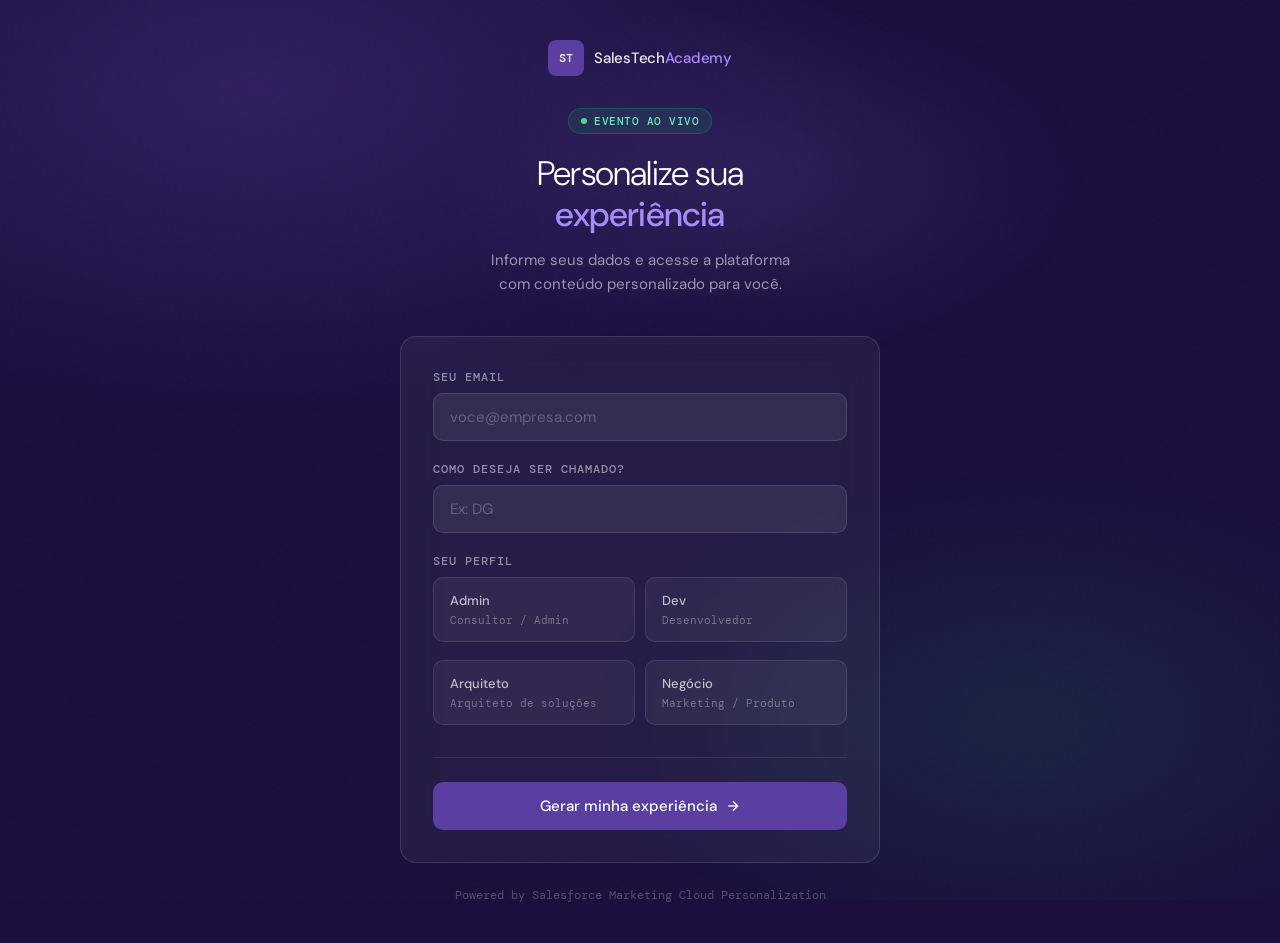
<file: form.html>
<!DOCTYPE html>
<html lang="pt-BR">
<head>
  <meta charset="UTF-8" />
  <meta name="viewport" content="width=device-width, initial-scale=1.0" />
  <title>Personalizar minha experiência — SalesTech Academy</title>
  <link rel="preconnect" href="https://fonts.googleapis.com" />
  <link href="https://fonts.googleapis.com/css2?family=DM+Sans:opsz,wght@9..40,300;9..40,400;9..40,500&family=DM+Mono:wght@400;500&display=swap" rel="stylesheet" />
  <style>
    *, *::before, *::after { box-sizing: border-box; margin: 0; padding: 0; }

    :root {
      --purple-deep:  #1a0f3d;
      --purple-mid:   #2d1f6e;
      --purple-main:  #5a3fa0;
      --purple-light: #7c5cbf;
      --purple-glow:  #a78bfa;
      --purple-soft:  #f0ebff;
      --green:        #1d9e75;
      --green-glow:   #4ade80;
      --white:        #ffffff;
      --off-white:    #f8f7f5;
      --text:         #1a1a18;
      --text-muted:   #5f5e5a;
      --border:       rgba(255,255,255,0.12);
      --radius:       16px;
    }

    html { scroll-behavior: smooth; }

    body {
      font-family: 'DM Sans', sans-serif;
      background: var(--purple-deep);
      min-height: 100vh;
      display: flex;
      flex-direction: column;
      align-items: center;
      justify-content: center;
      padding: 40px 24px;
      position: relative;
      overflow-x: hidden;
      -webkit-font-smoothing: antialiased;
    }

    /* Background mesh */
    body::before {
      content: '';
      position: fixed;
      inset: 0;
      background:
        radial-gradient(ellipse 80% 60% at 20% 10%, rgba(90,63,160,0.35) 0%, transparent 60%),
        radial-gradient(ellipse 60% 50% at 80% 80%, rgba(29,158,117,0.15) 0%, transparent 55%),
        radial-gradient(ellipse 50% 40% at 60% 20%, rgba(167,139,250,0.12) 0%, transparent 50%);
      pointer-events: none;
      z-index: 0;
    }

    /* Grain overlay */
    body::after {
      content: '';
      position: fixed;
      inset: 0;
      background-image: url("data:image/svg+xml,%3Csvg viewBox='0 0 256 256' xmlns='http://www.w3.org/2000/svg'%3E%3Cfilter id='noise'%3E%3CfeTurbulence type='fractalNoise' baseFrequency='0.9' numOctaves='4' stitchTiles='stitch'/%3E%3C/filter%3E%3Crect width='100%25' height='100%25' filter='url(%23noise)' opacity='0.04'/%3E%3C/svg%3E");
      opacity: 0.4;
      pointer-events: none;
      z-index: 0;
    }

    .wrapper {
      position: relative;
      z-index: 1;
      width: 100%;
      max-width: 480px;
    }

    /* Header */
    .header {
      text-align: center;
      margin-bottom: 40px;
      animation: fadeUp 0.6s ease both;
    }

    .logo {
      display: inline-flex;
      align-items: center;
      gap: 10px;
      margin-bottom: 32px;
      text-decoration: none;
    }

    .logo-mark {
      width: 36px;
      height: 36px;
      background: var(--purple-main);
      border-radius: 8px;
      display: flex;
      align-items: center;
      justify-content: center;
      font-family: 'DM Mono', monospace;
      font-size: 12px;
      color: #fff;
      font-weight: 500;
    }

    .logo-text {
      font-size: 15px;
      font-weight: 500;
      color: rgba(255,255,255,0.9);
      letter-spacing: -0.3px;
    }

    .logo-text em {
      font-style: normal;
      color: var(--purple-glow);
    }

    .live-badge {
      display: inline-flex;
      align-items: center;
      gap: 7px;
      background: rgba(29,158,117,0.15);
      border: 1px solid rgba(29,158,117,0.3);
      color: #6ee7b7;
      font-size: 11px;
      font-weight: 500;
      font-family: 'DM Mono', monospace;
      padding: 5px 12px;
      border-radius: 20px;
      letter-spacing: 0.5px;
      margin-bottom: 20px;
    }

    .live-dot {
      width: 6px;
      height: 6px;
      background: var(--green-glow);
      border-radius: 50%;
      animation: pulse 2s infinite;
    }

    @keyframes pulse {
      0%, 100% { opacity: 1; transform: scale(1); }
      50% { opacity: 0.4; transform: scale(1.4); }
    }

    .header h1 {
      font-size: clamp(26px, 5vw, 34px);
      font-weight: 300;
      color: #fff;
      letter-spacing: -0.8px;
      line-height: 1.2;
      margin-bottom: 12px;
    }

    .header h1 strong {
      font-weight: 500;
      color: var(--purple-glow);
    }

    .header p {
      font-size: 15px;
      color: rgba(255,255,255,0.55);
      line-height: 1.6;
    }

    /* Card */
    .card {
      background: rgba(255,255,255,0.05);
      border: 1px solid var(--border);
      border-radius: var(--radius);
      padding: 32px;
      backdrop-filter: blur(20px);
      -webkit-backdrop-filter: blur(20px);
      animation: fadeUp 0.6s ease 0.1s both;
    }

    /* Form */
    .form-group {
      margin-bottom: 20px;
    }

    .form-group label {
      display: block;
      font-size: 12px;
      font-weight: 500;
      text-transform: uppercase;
      letter-spacing: 1px;
      color: rgba(255,255,255,0.5);
      font-family: 'DM Mono', monospace;
      margin-bottom: 8px;
    }

    .form-group input,
    .form-group select {
      width: 100%;
      padding: 13px 16px;
      background: rgba(255,255,255,0.07);
      border: 1px solid rgba(255,255,255,0.12);
      border-radius: 10px;
      font-family: 'DM Sans', sans-serif;
      font-size: 15px;
      color: #fff;
      outline: none;
      transition: border-color 0.2s, background 0.2s;
      -webkit-appearance: none;
    }

    .form-group select {
      cursor: pointer;
      background-image: url("data:image/svg+xml,%3Csvg xmlns='http://www.w3.org/2000/svg' width='12' height='12' viewBox='0 0 24 24' fill='none' stroke='rgba(255,255,255,0.4)' stroke-width='2'%3E%3Cpolyline points='6 9 12 15 18 9'/%3E%3C/svg%3E");
      background-repeat: no-repeat;
      background-position: right 14px center;
      padding-right: 40px;
    }

    .form-group select option {
      background: #2d1f6e;
      color: #fff;
    }

    .form-group input::placeholder {
      color: rgba(255,255,255,0.25);
    }

    .form-group input:focus,
    .form-group select:focus {
      border-color: var(--purple-glow);
      background: rgba(167,139,250,0.08);
    }

    .form-group input.error,
    .form-group select.error {
      border-color: #f87171;
    }

    .error-msg {
      font-size: 12px;
      color: #f87171;
      margin-top: 5px;
      display: none;
    }

    .error-msg.show { display: block; }

    /* Profile options */
    .profile-grid {
      display: grid;
      grid-template-columns: 1fr 1fr;
      gap: 10px;
    }

    .profile-option {
      position: relative;
    }

    .profile-option input[type="radio"] {
      position: absolute;
      opacity: 0;
      pointer-events: none;
    }

    .profile-option label {
      display: flex;
      flex-direction: column;
      gap: 4px;
      padding: 14px 16px;
      background: rgba(255,255,255,0.05);
      border: 1px solid rgba(255,255,255,0.1);
      border-radius: 10px;
      cursor: pointer;
      transition: all 0.15s;
      text-transform: none;
      letter-spacing: 0;
      font-size: 13px;
      font-weight: 500;
      color: rgba(255,255,255,0.7);
      font-family: 'DM Sans', sans-serif;
    }

    .profile-option label span {
      font-size: 11px;
      font-weight: 400;
      color: rgba(255,255,255,0.35);
      font-family: 'DM Mono', monospace;
    }

    .profile-option input[type="radio"]:checked + label {
      background: rgba(90,63,160,0.3);
      border-color: var(--purple-glow);
      color: #fff;
    }

    .profile-option input[type="radio"]:checked + label span {
      color: var(--purple-glow);
    }

    .profile-option label:hover {
      border-color: rgba(167,139,250,0.4);
      background: rgba(255,255,255,0.08);
    }

    /* Divider */
    .divider {
      height: 1px;
      background: rgba(255,255,255,0.08);
      margin: 24px 0;
    }

    /* Submit */
    .btn-submit {
      width: 100%;
      padding: 14px;
      background: var(--purple-main);
      color: #fff;
      border: none;
      border-radius: 10px;
      font-family: 'DM Sans', sans-serif;
      font-size: 15px;
      font-weight: 500;
      cursor: pointer;
      transition: background 0.2s, transform 0.15s;
      display: flex;
      align-items: center;
      justify-content: center;
      gap: 8px;
    }

    .btn-submit:hover {
      background: var(--purple-light);
      transform: translateY(-1px);
    }

    .btn-submit:active { transform: translateY(0); }

    .btn-submit svg {
      width: 16px;
      height: 16px;
      transition: transform 0.2s;
    }

    .btn-submit:hover svg { transform: translateX(3px); }

    /* Result */
    .result {
      display: none;
      animation: fadeUp 0.4s ease both;
    }

    .result.show { display: block; }

    .result-header {
      text-align: center;
      margin-bottom: 24px;
    }

    .result-icon {
      width: 56px;
      height: 56px;
      background: rgba(29,158,117,0.15);
      border: 1px solid rgba(29,158,117,0.3);
      border-radius: 50%;
      display: flex;
      align-items: center;
      justify-content: center;
      margin: 0 auto 16px;
    }

    .result-icon svg {
      width: 24px;
      height: 24px;
      stroke: #6ee7b7;
    }

    .result-header h2 {
      font-size: 20px;
      font-weight: 400;
      color: #fff;
      margin-bottom: 6px;
    }

    .result-header p {
      font-size: 14px;
      color: rgba(255,255,255,0.5);
    }

    .url-box {
      background: rgba(0,0,0,0.3);
      border: 1px solid rgba(255,255,255,0.1);
      border-radius: 10px;
      padding: 14px 16px;
      margin-bottom: 16px;
      display: flex;
      align-items: center;
      gap: 10px;
    }

    .url-box .url-text {
      flex: 1;
      font-family: 'DM Mono', monospace;
      font-size: 11px;
      color: var(--purple-glow);
      word-break: break-all;
      line-height: 1.5;
    }

    .btn-copy {
      flex-shrink: 0;
      background: rgba(90,63,160,0.3);
      border: 1px solid rgba(167,139,250,0.3);
      color: var(--purple-glow);
      padding: 7px 14px;
      border-radius: 7px;
      font-family: 'DM Mono', monospace;
      font-size: 11px;
      cursor: pointer;
      transition: all 0.15s;
      white-space: nowrap;
    }

    .btn-copy:hover {
      background: rgba(90,63,160,0.5);
      border-color: var(--purple-glow);
    }

    .btn-copy.copied {
      background: rgba(29,158,117,0.2);
      border-color: rgba(29,158,117,0.4);
      color: #6ee7b7;
    }

    .btn-access {
      width: 100%;
      padding: 14px;
      background: var(--green);
      color: #fff;
      border: none;
      border-radius: 10px;
      font-family: 'DM Sans', sans-serif;
      font-size: 15px;
      font-weight: 500;
      cursor: pointer;
      text-decoration: none;
      display: flex;
      align-items: center;
      justify-content: center;
      gap: 8px;
      transition: background 0.2s, transform 0.15s;
      margin-bottom: 12px;
    }

    .btn-access:hover {
      background: #25b585;
      transform: translateY(-1px);
    }

    .btn-reset {
      width: 100%;
      padding: 10px;
      background: transparent;
      color: rgba(255,255,255,0.4);
      border: none;
      font-family: 'DM Sans', sans-serif;
      font-size: 13px;
      cursor: pointer;
      transition: color 0.15s;
    }

    .btn-reset:hover { color: rgba(255,255,255,0.7); }

    /* Profile badge */
    .profile-badge {
      display: inline-flex;
      align-items: center;
      gap: 6px;
      background: rgba(90,63,160,0.2);
      border: 1px solid rgba(167,139,250,0.2);
      color: var(--purple-glow);
      font-size: 12px;
      font-family: 'DM Mono', monospace;
      padding: 4px 10px;
      border-radius: 20px;
      margin-top: 8px;
    }

    /* Animations */
    @keyframes fadeUp {
      from { opacity: 0; transform: translateY(16px); }
      to   { opacity: 1; transform: translateY(0); }
    }

    /* Footer */
    .footer-note {
      text-align: center;
      margin-top: 24px;
      font-size: 12px;
      color: rgba(255,255,255,0.25);
      font-family: 'DM Mono', monospace;
      animation: fadeUp 0.6s ease 0.2s both;
    }

    @media (max-width: 480px) {
      .card { padding: 24px 20px; }
      .profile-grid { grid-template-columns: 1fr 1fr; }
    }
  </style>
</head>
<body>

<div class="wrapper">

  <!-- Header -->
  <div class="header">
    <a href="index.html" class="logo">
      <span class="logo-mark">ST</span>
      <span class="logo-text">SalesTech<em>Academy</em></span>
    </a>
    <div>
      <div class="live-badge">
        <span class="live-dot"></span>
        EVENTO AO VIVO
      </div>
    </div>
    <h1>Personalize sua<br/><strong>experiência</strong></h1>
    <p>Informe seus dados e acesse a plataforma<br/>com conteúdo personalizado para você.</p>
  </div>

  <!-- Card -->
  <div class="card">

    <!-- FORM -->
    <div id="form-view">
      <div class="form-group">
        <label for="email">Seu email</label>
        <input
          type="email"
          id="email"
          placeholder="voce@empresa.com"
          autocomplete="email"
          inputmode="email"
        />
        <p class="error-msg" id="email-error">Informe um email válido.</p>
      </div>

      <div class="form-group">
        <label for="firstname">Como deseja ser chamado?</label>
        <input
          type="text"
          id="firstname"
          placeholder="Ex: DG"
          autocomplete="given-name"
        />
        <p class="error-msg" id="firstname-error">Informe como deseja ser chamado.</p>
      </div>

      <div class="form-group">
        <label>Seu perfil</label>
        <div class="profile-grid">
          <div class="profile-option">
            <input type="radio" name="profile" id="p-admin" value="admin" />
            <label for="p-admin">
              Admin
              <span>Consultor / Admin</span>
            </label>
          </div>
          <div class="profile-option">
            <input type="radio" name="profile" id="p-dev" value="dev" />
            <label for="p-dev">
              Dev
              <span>Desenvolvedor</span>
            </label>
          </div>
          <div class="profile-option">
            <input type="radio" name="profile" id="p-arq" value="arquiteto" />
            <label for="p-arq">
              Arquiteto
              <span>Arquiteto de soluções</span>
            </label>
          </div>
          <div class="profile-option">
            <input type="radio" name="profile" id="p-neg" value="negocio" />
            <label for="p-neg">
              Negócio
              <span>Marketing / Produto</span>
            </label>
          </div>
        </div>
        <p class="error-msg" id="profile-error">Selecione seu perfil.</p>
      </div>

      <div class="divider"></div>

      <button class="btn-submit" onclick="handleSubmit()">
        Gerar minha experiência
        <svg viewBox="0 0 24 24" fill="none" stroke="currentColor" stroke-width="2">
          <line x1="5" y1="12" x2="19" y2="12"/>
          <polyline points="12 5 19 12 12 19"/>
        </svg>
      </button>
    </div>

    <!-- RESULT -->
    <div id="result-view" class="result">
      <div class="result-header">
        <div class="result-icon">
          <svg viewBox="0 0 24 24" fill="none" stroke="currentColor" stroke-width="2">
            <polyline points="20 6 9 17 4 12"/>
          </svg>
        </div>
        <h2>Olá, <span id="result-name"></span>! 👋</h2>
        <p>Sua experiência personalizada está pronta.</p>
        <div class="profile-badge" id="result-profile-badge"></div>
      </div>

      <div class="url-box">
        <span class="url-text" id="result-url"></span>
        <button class="btn-copy" id="copy-btn" onclick="copyUrl()">Copiar</button>
      </div>

      <a class="btn-access" id="access-btn" href="#" target="_blank">
        <svg width="16" height="16" viewBox="0 0 24 24" fill="none" stroke="currentColor" stroke-width="2"><path d="M18 13v6a2 2 0 0 1-2 2H5a2 2 0 0 1-2-2V8a2 2 0 0 1 2-2h6"/><polyline points="15 3 21 3 21 9"/><line x1="10" y1="14" x2="21" y2="3"/></svg>
        Acessar minha plataforma
      </a>

      <button class="btn-reset" onclick="resetForm()">← Voltar e alterar dados</button>
    </div>

  </div>

  <p class="footer-note">Powered by Salesforce Marketing Cloud Personalization</p>

</div>

<script>
  let generatedUrl = "";

  const profileLabels = {
    admin:     "Admin / Consultor",
    dev:       "Desenvolvedor",
    arquiteto: "Arquiteto de Soluções",
    negocio:   "Negócio / Marketing"
  };

  function handleSubmit() {
    const email     = document.getElementById("email").value.trim();
    const firstname = document.getElementById("firstname").value.trim();
    const profile   = document.querySelector('input[name="profile"]:checked')?.value || "";

    // Validação
    let valid = true;

    const emailInput     = document.getElementById("email");
    const firstnameInput = document.getElementById("firstname");
    const emailError     = document.getElementById("email-error");
    const firstnameError = document.getElementById("firstname-error");
    const profileError   = document.getElementById("profile-error");

    if (!email || !/^[^\s@]+@[^\s@]+\.[^\s@]+$/.test(email)) {
      emailInput.classList.add("error");
      emailError.classList.add("show");
      valid = false;
    } else {
      emailInput.classList.remove("error");
      emailError.classList.remove("show");
    }

    if (!firstname) {
      firstnameInput.classList.add("error");
      firstnameError.classList.add("show");
      valid = false;
    } else {
      firstnameInput.classList.remove("error");
      firstnameError.classList.remove("show");
    }

    if (!profile) {
      profileError.classList.add("show");
      valid = false;
    } else {
      profileError.classList.remove("show");
    }

    if (!valid) return;

    // Gera o payload codificado em Base64 — formato: email|profile|firstname
    const payload = btoa(encodeURIComponent(`${email}|${profile}|${firstname}`));
    const baseUrl = "https://zavolidouglas.github.io/SalesTech-Academy/";
    generatedUrl  = `${baseUrl}?sta=${payload}`;

    // Preenche o resultado com o nome informado
    document.getElementById("result-name").textContent = firstname;
    document.getElementById("result-url").textContent  = generatedUrl;
    document.getElementById("access-btn").href         = generatedUrl;
    document.getElementById("result-profile-badge").textContent = profileLabels[profile] || profile;

    // Troca de view com animação
    document.getElementById("form-view").style.display  = "none";
    const resultView = document.getElementById("result-view");
    resultView.classList.add("show");
  }

  function copyUrl() {
    if (!generatedUrl) return;

    navigator.clipboard.writeText(generatedUrl).then(() => {
      const btn = document.getElementById("copy-btn");
      btn.textContent = "Copiado ✓";
      btn.classList.add("copied");
      setTimeout(() => {
        btn.textContent = "Copiar";
        btn.classList.remove("copied");
      }, 2500);
    });
  }

  function resetForm() {
    document.getElementById("form-view").style.display = "block";
    document.getElementById("result-view").classList.remove("show");
    document.getElementById("email").value = "";
    document.getElementById("firstname").value = "";
    document.querySelectorAll('input[name="profile"]').forEach(r => r.checked = false);
    generatedUrl = "";
  }

  // Enter no campo email avança
  document.getElementById("email").addEventListener("keydown", function (e) {
    if (e.key === "Enter") handleSubmit();
  });
</script>

</body>
</html>
</file>
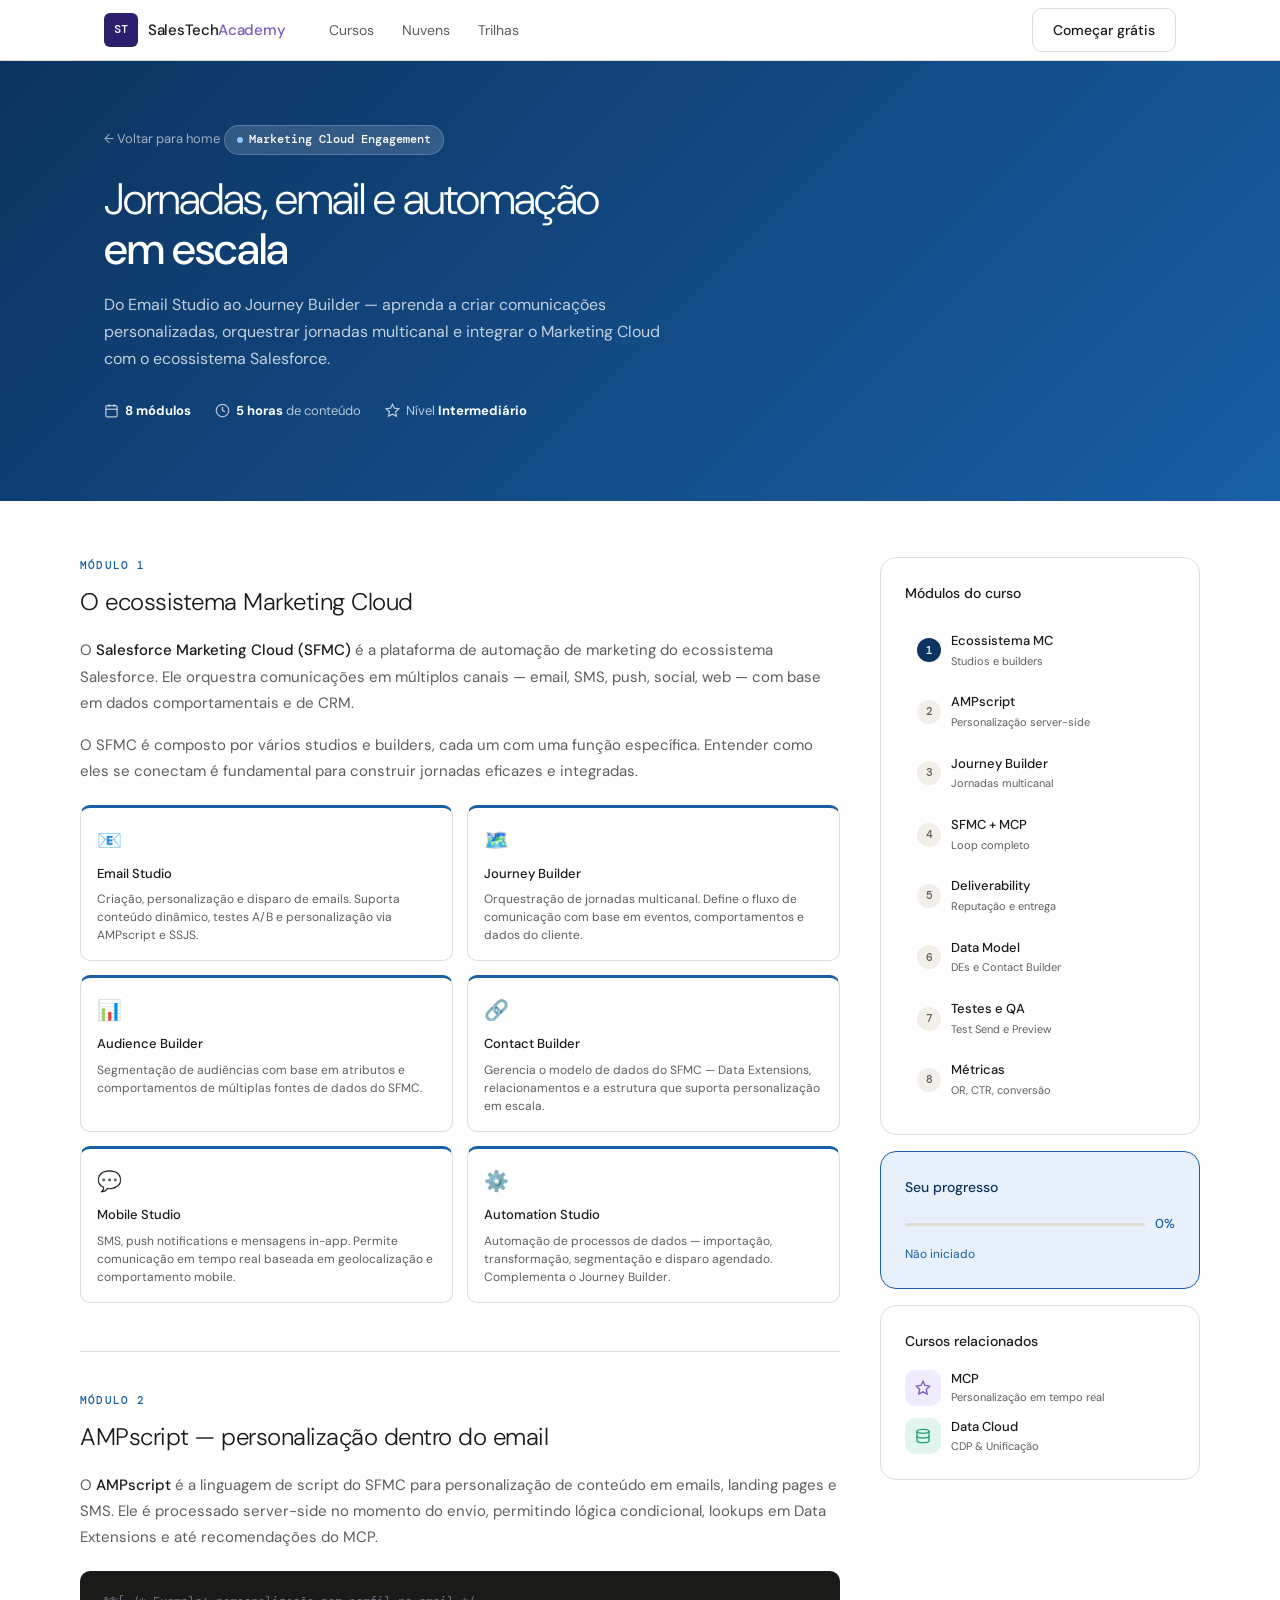
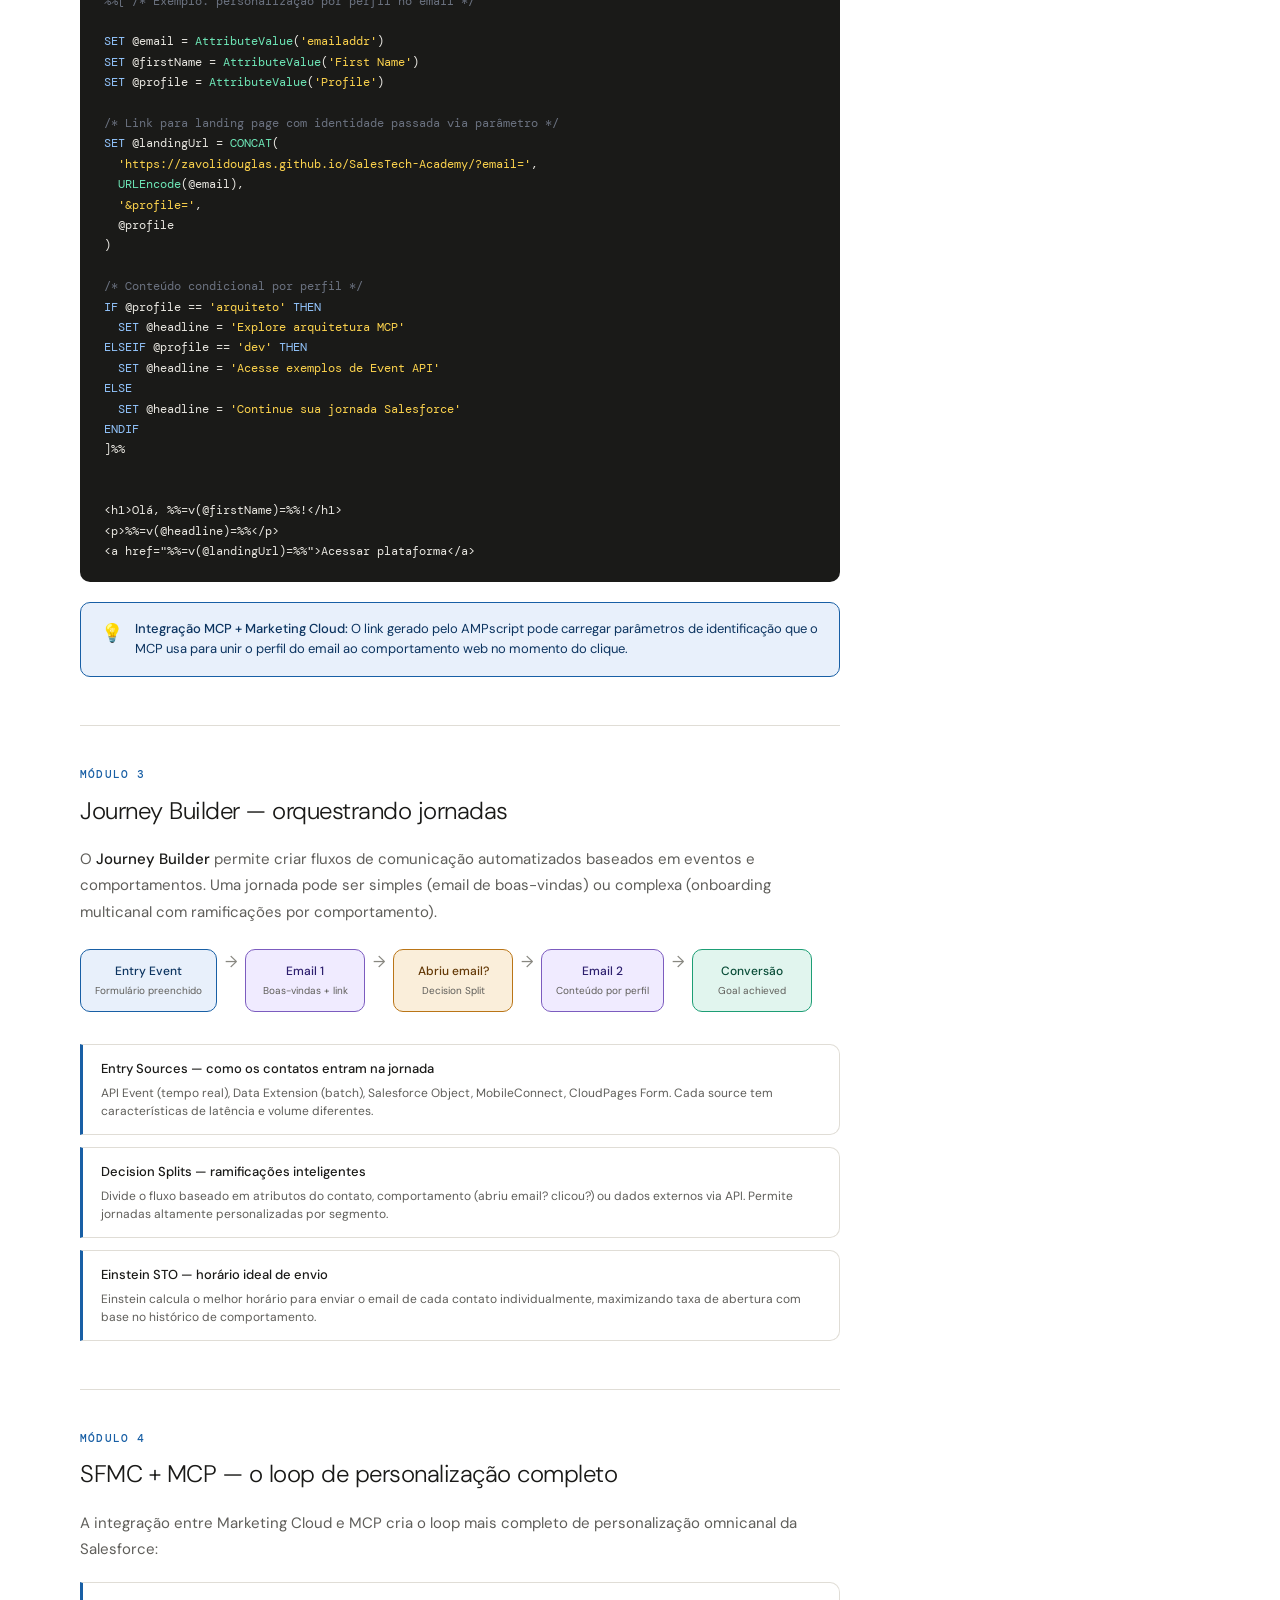
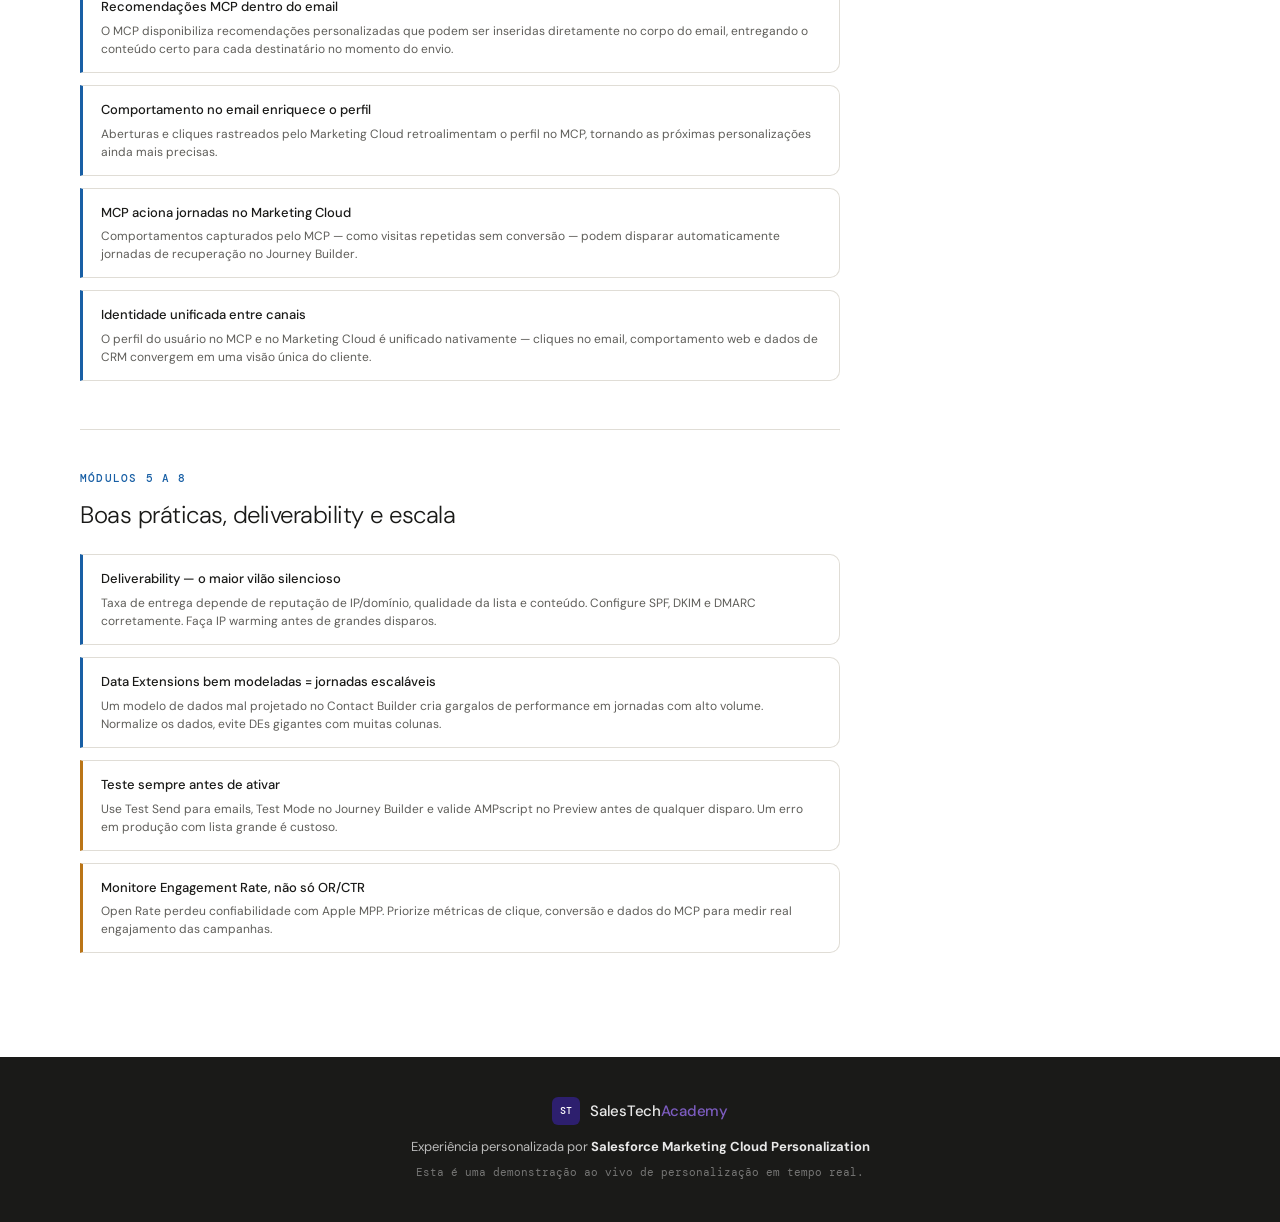
<file: marketing-cloud.html>
<!DOCTYPE html>
<html lang="pt-BR">
<head>
  <meta charset="UTF-8" />
  <meta name="viewport" content="width=device-width, initial-scale=1.0" />
  <title>Marketing Cloud — SalesTech Academy</title>
  <link rel="preconnect" href="https://fonts.googleapis.com" />
    <script type="text/javascript">
    var _sfaccount = '500008088';
  </script>
<script type="text/javascript" src="//cdn.c360a.salesforce.com/beacon/c360a/aa8263df-1763-4ba2-bf02-8af8b31e60bd/scripts/c360a.min.js"></script>  <link href="https://fonts.googleapis.com/css2?family=DM+Sans:ital,opsz,wght@0,9..40,300;0,9..40,400;0,9..40,500;1,9..40,300&family=DM+Mono:wght@400;500&display=swap" rel="stylesheet" />
  <link rel="stylesheet" href="css/style.css" />
  <style>
    .course-hero { background: linear-gradient(135deg, #0c3460 0%, #185fa5 100%); color: #fff; padding: 64px 0 80px; }
    .course-hero__back { display:inline-flex; align-items:center; gap:6px; font-size:13px; color:rgba(255,255,255,0.6); margin-bottom:24px; transition:color 0.2s; }
    .course-hero__back:hover { color:#fff; }
    .course-hero__badge { display:inline-flex; align-items:center; gap:6px; background:rgba(255,255,255,0.15); border:1px solid rgba(255,255,255,0.2); color:#fff; font-size:12px; font-weight:500; padding:4px 12px; border-radius:20px; margin-bottom:16px; font-family:var(--mono); }
    .course-hero__title { font-size:clamp(28px,4vw,44px); font-weight:300; letter-spacing:-1px; margin-bottom:16px; line-height:1.15; }
    .course-hero__title strong { font-weight:500; }
    .course-hero__desc { font-size:16px; color:rgba(255,255,255,0.75); max-width:560px; line-height:1.7; margin-bottom:28px; }
    .course-hero__meta { display:flex; gap:24px; flex-wrap:wrap; }
    .course-hero__meta-item { display:flex; align-items:center; gap:6px; font-size:13px; color:rgba(255,255,255,0.7); }
    .course-hero__meta-item strong { color:#fff; }
    .course-layout { display:grid; grid-template-columns:1fr 320px; gap:40px; padding:56px 0; align-items:start; }
    .sidebar { position:sticky; top:80px; }
    .sidebar-card { background:#fff; border:1px solid var(--border); border-radius:var(--radius-lg); padding:24px; margin-bottom:16px; }
    .sidebar-card__title { font-size:14px; font-weight:500; margin-bottom:16px; }
    .module-list { display:flex; flex-direction:column; gap:2px; }
    .module-item { display:flex; align-items:center; gap:10px; padding:10px 12px; border-radius:var(--radius-md); color:var(--text); }
    .module-item__num { width:24px; height:24px; border-radius:50%; background:var(--gray-100); display:flex; align-items:center; justify-content:center; font-size:11px; font-weight:500; color:var(--text-muted); flex-shrink:0; font-family:var(--mono); }
    .module-item.done .module-item__num { background:var(--blue-400); color:#fff; }
    .module-item.active .module-item__num { background:var(--blue-900); color:#fff; }
    .module-item__info { flex:1; }
    .module-item__title { font-size:13px; font-weight:500; }
    .module-item__sub { font-size:11px; color:var(--text-muted); margin-top:1px; }
    .content-block { margin-bottom:48px; }
    .content-block__label { font-size:11px; font-weight:500; text-transform:uppercase; letter-spacing:1.2px; color:var(--blue-400); font-family:var(--mono); margin-bottom:8px; }
    .content-block__title { font-size:24px; font-weight:300; letter-spacing:-0.5px; margin-bottom:16px; }
    .content-block__text { font-size:15px; color:var(--text-muted); line-height:1.75; margin-bottom:16px; }
    .content-block__text strong { color:var(--text); font-weight:500; }
    .concept-grid { display:grid; grid-template-columns:1fr 1fr; gap:14px; margin:20px 0; }
    .concept-card { background:#fff; border:1px solid var(--border); border-radius:var(--radius-md); padding:16px; }
    .concept-card__icon { font-size:20px; margin-bottom:8px; }
    .concept-card__title { font-size:13px; font-weight:500; margin-bottom:6px; }
    .concept-card__desc { font-size:12px; color:var(--text-muted); line-height:1.5; }
    .tip-box { background:var(--blue-50); border:1px solid var(--blue-400); border-radius:var(--radius-md); padding:16px 20px; margin:20px 0; display:flex; gap:12px; }
    .tip-box__text { font-size:13px; color:var(--blue-900); line-height:1.6; }
    .tip-box__text strong { font-weight:500; }
    .use-case-list { display:flex; flex-direction:column; gap:12px; margin:20px 0; }
    .use-case { background:#fff; border:1px solid var(--border); border-left:3px solid var(--blue-400); border-radius:0 var(--radius-md) var(--radius-md) 0; padding:14px 18px; }
    .use-case__title { font-size:13px; font-weight:500; margin-bottom:4px; }
    .use-case__desc { font-size:12px; color:var(--text-muted); line-height:1.5; }
    .code-block { background:var(--gray-900); border-radius:var(--radius-md); padding:20px 24px; margin:20px 0; overflow-x:auto; }
    .code-block pre { font-family:var(--mono); font-size:12px; color:#e8e6e0; line-height:1.7; margin:0; white-space:pre-wrap; }
    .code-block .comment { color:#6b7280; }
    .code-block .key { color:#93c5fd; }
    .code-block .value { color:#6ee7b7; }
    .code-block .string { color:#fcd34d; }
    .divider { height:1px; background:var(--border); margin:40px 0; }
    .journey-flow { display:flex; gap:0; margin:24px 0; overflow-x:auto; padding-bottom:8px; }
    .journey-step { display:flex; align-items:center; flex-shrink:0; }
    .journey-node { background:#fff; border:1px solid var(--border); border-radius:var(--radius-md); padding:12px 14px; min-width:120px; text-align:center; }
    .journey-node__title { font-size:12px; font-weight:500; margin-bottom:2px; }
    .journey-node__sub { font-size:10px; color:var(--text-muted); }
    .journey-node--trigger { border-color:var(--blue-400); background:var(--blue-50); }
    .journey-node--trigger .journey-node__title { color:var(--blue-900); }
    .journey-node--action { border-color:var(--purple-400); background:var(--purple-50); }
    .journey-node--action .journey-node__title { color:var(--purple-900); }
    .journey-node--decision { border-color:var(--amber-400); background:var(--amber-50); transform:rotate(0deg); }
    .journey-node--decision .journey-node__title { color:#633806; }
    .journey-arrow { padding:0 8px; color:var(--gray-400); font-size:16px; }
    @media (max-width:900px) { .course-layout { grid-template-columns:1fr; } .sidebar { position:static; } .concept-grid { grid-template-columns:1fr; } }
  </style>
</head>
<body>

  <div class="event-banner" id="event-banner" style="display:none;">
    <div class="event-banner__inner">
      <span class="event-banner__pulse"></span>
      <p class="event-banner__text"><strong>Você está no evento ao vivo!</strong> Esta página faz parte da demo de personalização em tempo real.</p>
      <button class="event-banner__close" onclick="document.getElementById('event-banner').style.display='none'" aria-label="Fechar">×</button>
    </div>
  </div>

  <header class="navbar">
    <div class="container navbar__inner">
      <a href="index.html" class="navbar__logo">
        <span class="logo-mark">ST</span>
        <span class="logo-text">SalesTech<em>Academy</em></span>
      </a>
      <nav class="navbar__links">
        <a href="index.html#cursos">Cursos</a>
        <a href="index.html#nuvens">Nuvens</a>
        <a href="index.html#trilhas">Trilhas</a>
      </nav>
      <div class="navbar__actions">
        <!-- MCP injeta: nome do usuário ou CTA -->
        <div id="navbar-cta">
          <a href="index.html#identificar" class="btn btn--outline">Começar grátis</a>
        </div>
      </div>
    </div>
  </header>

  <section class="course-hero">
    <div class="container">
      <a href="index.html" class="course-hero__back">← Voltar para home</a>
      <div class="course-hero__badge">
        <span style="width:6px;height:6px;background:#93c5fd;border-radius:50%;display:inline-block;"></span>
        Marketing Cloud Engagement
      </div>
      <h1 class="course-hero__title">
        Jornadas, email e automação<br/>
        <strong>em escala</strong>
      </h1>
      <p class="course-hero__desc">
        Do Email Studio ao Journey Builder — aprenda a criar comunicações personalizadas, orquestrar jornadas multicanal e integrar o Marketing Cloud com o ecossistema Salesforce.
      </p>
      <div class="course-hero__meta">
        <div class="course-hero__meta-item">
          <svg width="15" height="15" viewBox="0 0 24 24" fill="none" stroke="currentColor" stroke-width="2"><rect x="3" y="4" width="18" height="18" rx="2"/><line x1="16" y1="2" x2="16" y2="6"/><line x1="8" y1="2" x2="8" y2="6"/><line x1="3" y1="10" x2="21" y2="10"/></svg>
          <span><strong>8 módulos</strong></span>
        </div>
        <div class="course-hero__meta-item">
          <svg width="15" height="15" viewBox="0 0 24 24" fill="none" stroke="currentColor" stroke-width="2"><circle cx="12" cy="12" r="10"/><polyline points="12 6 12 12 16 14"/></svg>
          <span><strong>5 horas</strong> de conteúdo</span>
        </div>
        <div class="course-hero__meta-item">
          <svg width="15" height="15" viewBox="0 0 24 24" fill="none" stroke="currentColor" stroke-width="2"><path d="M12 2l3.09 6.26L22 9.27l-5 4.87 1.18 6.88L12 17.77l-6.18 3.25L7 14.14 2 9.27l6.91-1.01L12 2z"/></svg>
          <span>Nível <strong>Intermediário</strong></span>
        </div>
      </div>
    </div>
  </section>

  <div class="container course-layout">
    <main>

      <div class="content-block">
        <p class="content-block__label">Módulo 1</p>
        <h2 class="content-block__title">O ecossistema Marketing Cloud</h2>
        <p class="content-block__text">
          O <strong>Salesforce Marketing Cloud (SFMC)</strong> é a plataforma de automação de marketing do ecossistema Salesforce. Ele orquestra comunicações em múltiplos canais — email, SMS, push, social, web — com base em dados comportamentais e de CRM.
        </p>
        <p class="content-block__text">
          O SFMC é composto por vários studios e builders, cada um com uma função específica. Entender como eles se conectam é fundamental para construir jornadas eficazes e integradas.
        </p>

        <div class="concept-grid">
          <div class="concept-card" style="border-top:3px solid var(--blue-400);">
            <div class="concept-card__icon">📧</div>
            <div class="concept-card__title">Email Studio</div>
            <div class="concept-card__desc">Criação, personalização e disparo de emails. Suporta conteúdo dinâmico, testes A/B e personalização via AMPscript e SSJS.</div>
          </div>
          <div class="concept-card" style="border-top:3px solid var(--blue-400);">
            <div class="concept-card__icon">🗺️</div>
            <div class="concept-card__title">Journey Builder</div>
            <div class="concept-card__desc">Orquestração de jornadas multicanal. Define o fluxo de comunicação com base em eventos, comportamentos e dados do cliente.</div>
          </div>
          <div class="concept-card" style="border-top:3px solid var(--blue-400);">
            <div class="concept-card__icon">📊</div>
            <div class="concept-card__title">Audience Builder</div>
            <div class="concept-card__desc">Segmentação de audiências com base em atributos e comportamentos de múltiplas fontes de dados do SFMC.</div>
          </div>
          <div class="concept-card" style="border-top:3px solid var(--blue-400);">
            <div class="concept-card__icon">🔗</div>
            <div class="concept-card__title">Contact Builder</div>
            <div class="concept-card__desc">Gerencia o modelo de dados do SFMC — Data Extensions, relacionamentos e a estrutura que suporta personalização em escala.</div>
          </div>
          <div class="concept-card" style="border-top:3px solid var(--blue-400);">
            <div class="concept-card__icon">💬</div>
            <div class="concept-card__title">Mobile Studio</div>
            <div class="concept-card__desc">SMS, push notifications e mensagens in-app. Permite comunicação em tempo real baseada em geolocalização e comportamento mobile.</div>
          </div>
          <div class="concept-card" style="border-top:3px solid var(--blue-400);">
            <div class="concept-card__icon">⚙️</div>
            <div class="concept-card__title">Automation Studio</div>
            <div class="concept-card__desc">Automação de processos de dados — importação, transformação, segmentação e disparo agendado. Complementa o Journey Builder.</div>
          </div>
        </div>
      </div>

      <div class="divider"></div>

      <div class="content-block">
        <p class="content-block__label">Módulo 2</p>
        <h2 class="content-block__title">AMPscript — personalização dentro do email</h2>
        <p class="content-block__text">
          O <strong>AMPscript</strong> é a linguagem de script do SFMC para personalização de conteúdo em emails, landing pages e SMS. Ele é processado server-side no momento do envio, permitindo lógica condicional, lookups em Data Extensions e até recomendações do MCP.
        </p>

        <div class="code-block">
          <pre><span class="comment">%%[ /* Exemplo: personalização por perfil no email */</span>

<span class="key">SET</span> @email = <span class="value">AttributeValue</span>(<span class="string">'emailaddr'</span>)
<span class="key">SET</span> @firstName = <span class="value">AttributeValue</span>(<span class="string">'First Name'</span>)
<span class="key">SET</span> @profile = <span class="value">AttributeValue</span>(<span class="string">'Profile'</span>)

<span class="comment">/* Link para landing page com identidade passada via parâmetro */</span>
<span class="key">SET</span> @landingUrl = <span class="value">CONCAT</span>(
  <span class="string">'https://zavolidouglas.github.io/SalesTech-Academy/?email='</span>,
  <span class="value">URLEncode</span>(@email),
  <span class="string">'&profile='</span>,
  @profile
)

<span class="comment">/* Conteúdo condicional por perfil */</span>
<span class="key">IF</span> @profile == <span class="string">'arquiteto'</span> <span class="key">THEN</span>
  <span class="key">SET</span> @headline = <span class="string">'Explore arquitetura MCP'</span>
<span class="key">ELSEIF</span> @profile == <span class="string">'dev'</span> <span class="key">THEN</span>
  <span class="key">SET</span> @headline = <span class="string">'Acesse exemplos de Event API'</span>
<span class="key">ELSE</span>
  <span class="key">SET</span> @headline = <span class="string">'Continue sua jornada Salesforce'</span>
<span class="key">ENDIF</span>
]%%

<span class="comment"><!-- No HTML do email: --></span>
&lt;h1&gt;Olá, %%=v(@firstName)=%%!&lt;/h1&gt;
&lt;p&gt;%%=v(@headline)=%%&lt;/p&gt;
&lt;a href="%%=v(@landingUrl)=%%"&gt;Acessar plataforma&lt;/a&gt;</pre>
        </div>

        <div class="tip-box">
          <div style="font-size:18px;flex-shrink:0;">💡</div>
          <div class="tip-box__text">
            <strong>Integração MCP + Marketing Cloud:</strong> O link gerado pelo AMPscript pode carregar parâmetros de identificação que o MCP usa para unir o perfil do email ao comportamento web no momento do clique.
          </div>
        </div>
      </div>

      <div class="divider"></div>

      <div class="content-block">
        <p class="content-block__label">Módulo 3</p>
        <h2 class="content-block__title">Journey Builder — orquestrando jornadas</h2>
        <p class="content-block__text">
          O <strong>Journey Builder</strong> permite criar fluxos de comunicação automatizados baseados em eventos e comportamentos. Uma jornada pode ser simples (email de boas-vindas) ou complexa (onboarding multicanal com ramificações por comportamento).
        </p>

        <div class="journey-flow">
          <div class="journey-step">
            <div class="journey-node journey-node--trigger">
              <div class="journey-node__title">Entry Event</div>
              <div class="journey-node__sub">Formulário preenchido</div>
            </div>
          </div>
          <div class="journey-arrow">→</div>
          <div class="journey-step">
            <div class="journey-node journey-node--action">
              <div class="journey-node__title">Email 1</div>
              <div class="journey-node__sub">Boas-vindas + link</div>
            </div>
          </div>
          <div class="journey-arrow">→</div>
          <div class="journey-step">
            <div class="journey-node journey-node--decision">
              <div class="journey-node__title">Abriu email?</div>
              <div class="journey-node__sub">Decision Split</div>
            </div>
          </div>
          <div class="journey-arrow">→</div>
          <div class="journey-step">
            <div class="journey-node journey-node--action">
              <div class="journey-node__title">Email 2</div>
              <div class="journey-node__sub">Conteúdo por perfil</div>
            </div>
          </div>
          <div class="journey-arrow">→</div>
          <div class="journey-step">
            <div class="journey-node" style="border-color:var(--green-400);background:var(--green-50);">
              <div class="journey-node__title" style="color:var(--green-900);">Conversão</div>
              <div class="journey-node__sub">Goal achieved</div>
            </div>
          </div>
        </div>

        <div class="use-case-list">
          <div class="use-case" style="border-left-color:var(--blue-400);">
            <div class="use-case__title">Entry Sources — como os contatos entram na jornada</div>
            <div class="use-case__desc">API Event (tempo real), Data Extension (batch), Salesforce Object, MobileConnect, CloudPages Form. Cada source tem características de latência e volume diferentes.</div>
          </div>
          <div class="use-case" style="border-left-color:var(--blue-400);">
            <div class="use-case__title">Decision Splits — ramificações inteligentes</div>
            <div class="use-case__desc">Divide o fluxo baseado em atributos do contato, comportamento (abriu email? clicou?) ou dados externos via API. Permite jornadas altamente personalizadas por segmento.</div>
          </div>
          <div class="use-case" style="border-left-color:var(--blue-400);">
            <div class="use-case__title">Einstein STO — horário ideal de envio</div>
            <div class="use-case__desc">Einstein calcula o melhor horário para enviar o email de cada contato individualmente, maximizando taxa de abertura com base no histórico de comportamento.</div>
          </div>
        </div>
      </div>

      <div class="divider"></div>

      <div class="content-block">
        <p class="content-block__label">Módulo 4</p>
        <h2 class="content-block__title">SFMC + MCP — o loop de personalização completo</h2>
        <p class="content-block__text">
          A integração entre Marketing Cloud e MCP cria o loop mais completo de personalização omnicanal da Salesforce:
        </p>

        <div class="use-case-list">
          <div class="use-case" style="border-left-color:var(--blue-400);">
            <div class="use-case__title">Recomendações MCP dentro do email</div>
            <div class="use-case__desc">O MCP disponibiliza recomendações personalizadas que podem ser inseridas diretamente no corpo do email, entregando o conteúdo certo para cada destinatário no momento do envio.</div>
          </div>
          <div class="use-case" style="border-left-color:var(--blue-400);">
            <div class="use-case__title">Comportamento no email enriquece o perfil</div>
            <div class="use-case__desc">Aberturas e cliques rastreados pelo Marketing Cloud retroalimentam o perfil no MCP, tornando as próximas personalizações ainda mais precisas.</div>
          </div>
          <div class="use-case" style="border-left-color:var(--blue-400);">
            <div class="use-case__title">MCP aciona jornadas no Marketing Cloud</div>
            <div class="use-case__desc">Comportamentos capturados pelo MCP — como visitas repetidas sem conversão — podem disparar automaticamente jornadas de recuperação no Journey Builder.</div>
          </div>
          <div class="use-case" style="border-left-color:var(--blue-400);">
            <div class="use-case__title">Identidade unificada entre canais</div>
            <div class="use-case__desc">O perfil do usuário no MCP e no Marketing Cloud é unificado nativamente — cliques no email, comportamento web e dados de CRM convergem em uma visão única do cliente.</div>
          </div>
        </div>
      </div>

      <div class="divider"></div>

      <div class="content-block">
        <p class="content-block__label">Módulos 5 a 8</p>
        <h2 class="content-block__title">Boas práticas, deliverability e escala</h2>

        <div class="use-case-list">
          <div class="use-case" style="border-left-color:var(--blue-400);">
            <div class="use-case__title">Deliverability — o maior vilão silencioso</div>
            <div class="use-case__desc">Taxa de entrega depende de reputação de IP/domínio, qualidade da lista e conteúdo. Configure SPF, DKIM e DMARC corretamente. Faça IP warming antes de grandes disparos.</div>
          </div>
          <div class="use-case" style="border-left-color:var(--blue-400);">
            <div class="use-case__title">Data Extensions bem modeladas = jornadas escaláveis</div>
            <div class="use-case__desc">Um modelo de dados mal projetado no Contact Builder cria gargalos de performance em jornadas com alto volume. Normalize os dados, evite DEs gigantes com muitas colunas.</div>
          </div>
          <div class="use-case" style="border-left-color:var(--amber-400);">
            <div class="use-case__title">Teste sempre antes de ativar</div>
            <div class="use-case__desc">Use Test Send para emails, Test Mode no Journey Builder e valide AMPscript no Preview antes de qualquer disparo. Um erro em produção com lista grande é custoso.</div>
          </div>
          <div class="use-case" style="border-left-color:var(--amber-400);">
            <div class="use-case__title">Monitore Engagement Rate, não só OR/CTR</div>
            <div class="use-case__desc">Open Rate perdeu confiabilidade com Apple MPP. Priorize métricas de clique, conversão e dados do MCP para medir real engajamento das campanhas.</div>
          </div>
        </div>
      </div>

    </main>

    <aside class="sidebar">
      <div class="sidebar-card">
        <p class="sidebar-card__title">Módulos do curso</p>
        <div class="module-list">
          <div class="module-item active"><div class="module-item__num">1</div><div class="module-item__info"><div class="module-item__title">Ecossistema MC</div><div class="module-item__sub">Studios e builders</div></div></div>
          <div class="module-item"><div class="module-item__num">2</div><div class="module-item__info"><div class="module-item__title">AMPscript</div><div class="module-item__sub">Personalização server-side</div></div></div>
          <div class="module-item"><div class="module-item__num">3</div><div class="module-item__info"><div class="module-item__title">Journey Builder</div><div class="module-item__sub">Jornadas multicanal</div></div></div>
          <div class="module-item"><div class="module-item__num">4</div><div class="module-item__info"><div class="module-item__title">SFMC + MCP</div><div class="module-item__sub">Loop completo</div></div></div>
          <div class="module-item"><div class="module-item__num">5</div><div class="module-item__info"><div class="module-item__title">Deliverability</div><div class="module-item__sub">Reputação e entrega</div></div></div>
          <div class="module-item"><div class="module-item__num">6</div><div class="module-item__info"><div class="module-item__title">Data Model</div><div class="module-item__sub">DEs e Contact Builder</div></div></div>
          <div class="module-item"><div class="module-item__num">7</div><div class="module-item__info"><div class="module-item__title">Testes e QA</div><div class="module-item__sub">Test Send e Preview</div></div></div>
          <div class="module-item"><div class="module-item__num">8</div><div class="module-item__info"><div class="module-item__title">Métricas</div><div class="module-item__sub">OR, CTR, conversão</div></div></div>
        </div>
      </div>

      <div class="sidebar-card" style="background:var(--blue-50);border-color:var(--blue-400);">
        <p class="sidebar-card__title" style="color:var(--blue-900);">Seu progresso</p>
        <div style="display:flex;align-items:center;gap:10px;margin-bottom:10px;">
          <div class="progress-bar" style="flex:1;"><div class="progress-bar__fill progress-bar__fill--blue" style="width:0%;"></div></div>
          <span style="font-size:13px;font-weight:500;color:var(--blue-400);">0%</span>
        </div>
        <p style="font-size:12px;color:var(--blue-400);">Não iniciado</p>
      </div>

      <div class="sidebar-card">
        <p class="sidebar-card__title">Cursos relacionados</p>
        <div style="display:flex;flex-direction:column;gap:10px;">
          <a href="personalization.html" style="display:flex;align-items:center;gap:10px;text-decoration:none;color:var(--text);">
            <div style="width:36px;height:36px;background:var(--purple-50);border-radius:var(--radius-md);display:flex;align-items:center;justify-content:center;flex-shrink:0;">
              <svg width="16" height="16" viewBox="0 0 24 24" fill="none" stroke="#7c5cbf" stroke-width="2"><path d="M12 2l3.09 6.26L22 9.27l-5 4.87 1.18 6.88L12 17.77l-6.18 3.25L7 14.14 2 9.27l6.91-1.01L12 2z"/></svg>
            </div>
            <div><p style="font-size:13px;font-weight:500;">MCP</p><p style="font-size:11px;color:var(--text-muted);">Personalização em tempo real</p></div>
          </a>
          <a href="data-cloud.html" style="display:flex;align-items:center;gap:10px;text-decoration:none;color:var(--text);">
            <div style="width:36px;height:36px;background:var(--green-50);border-radius:var(--radius-md);display:flex;align-items:center;justify-content:center;flex-shrink:0;">
              <svg width="16" height="16" viewBox="0 0 24 24" fill="none" stroke="#1d9e75" stroke-width="2"><ellipse cx="12" cy="5" rx="9" ry="3"/><path d="M21 12c0 1.66-4 3-9 3s-9-1.34-9-3"/><path d="M3 5v14c0 1.66 4 3 9 3s9-1.34 9-3V5"/></svg>
            </div>
            <div><p style="font-size:13px;font-weight:500;">Data Cloud</p><p style="font-size:11px;color:var(--text-muted);">CDP & Unificação</p></div>
          </a>
        </div>
      </div>
    </aside>
  </div>

  <footer class="footer">
    <div class="container footer__inner">
      <div class="footer__brand">
        <span class="logo-mark logo-mark--sm">ST</span>
        <span class="logo-text">SalesTech<em>Academy</em></span>
      </div>
      <p class="footer__powered">Experiência personalizada por <strong>Salesforce Marketing Cloud Personalization</strong></p>
      <p class="footer__note">Esta é uma demonstração ao vivo de personalização em tempo real.</p>
    </div>
  </footer>

  <script src="js/mcp-events.js"></script>
</body>
</html>
</file>
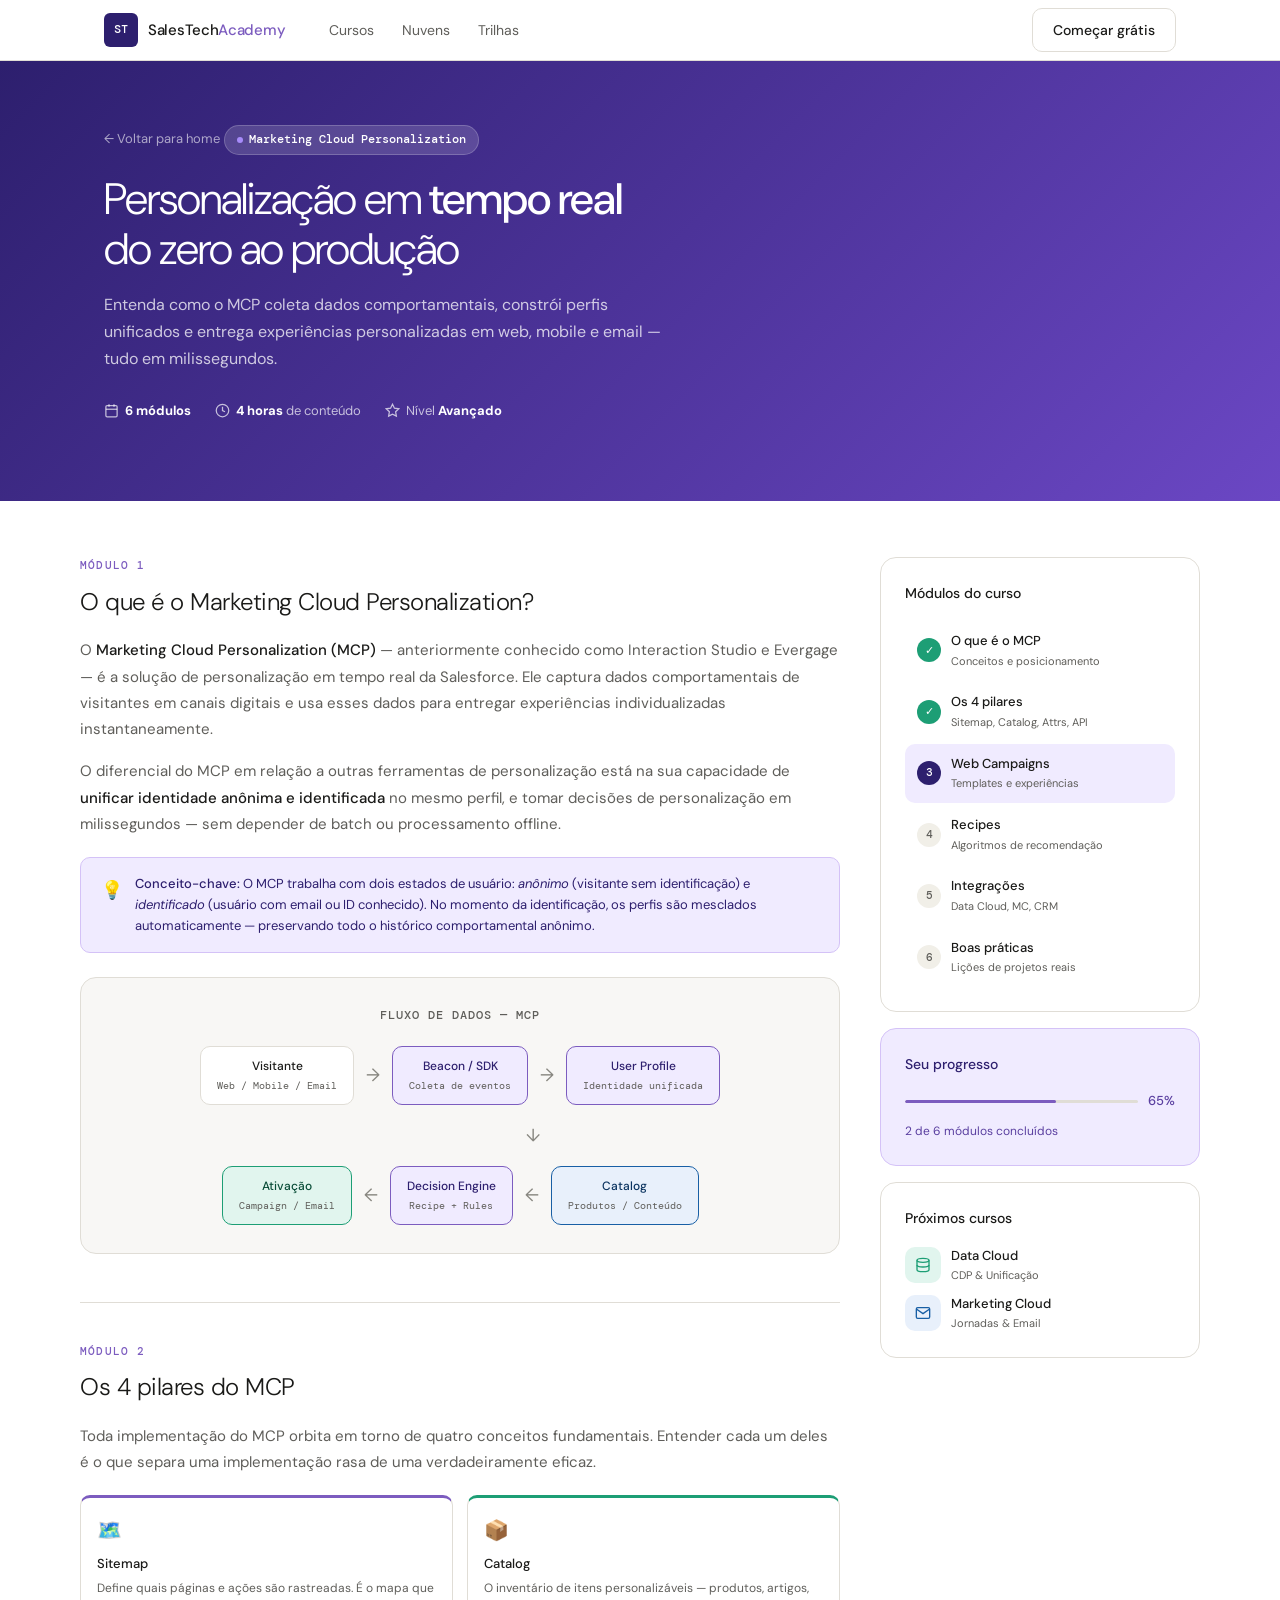
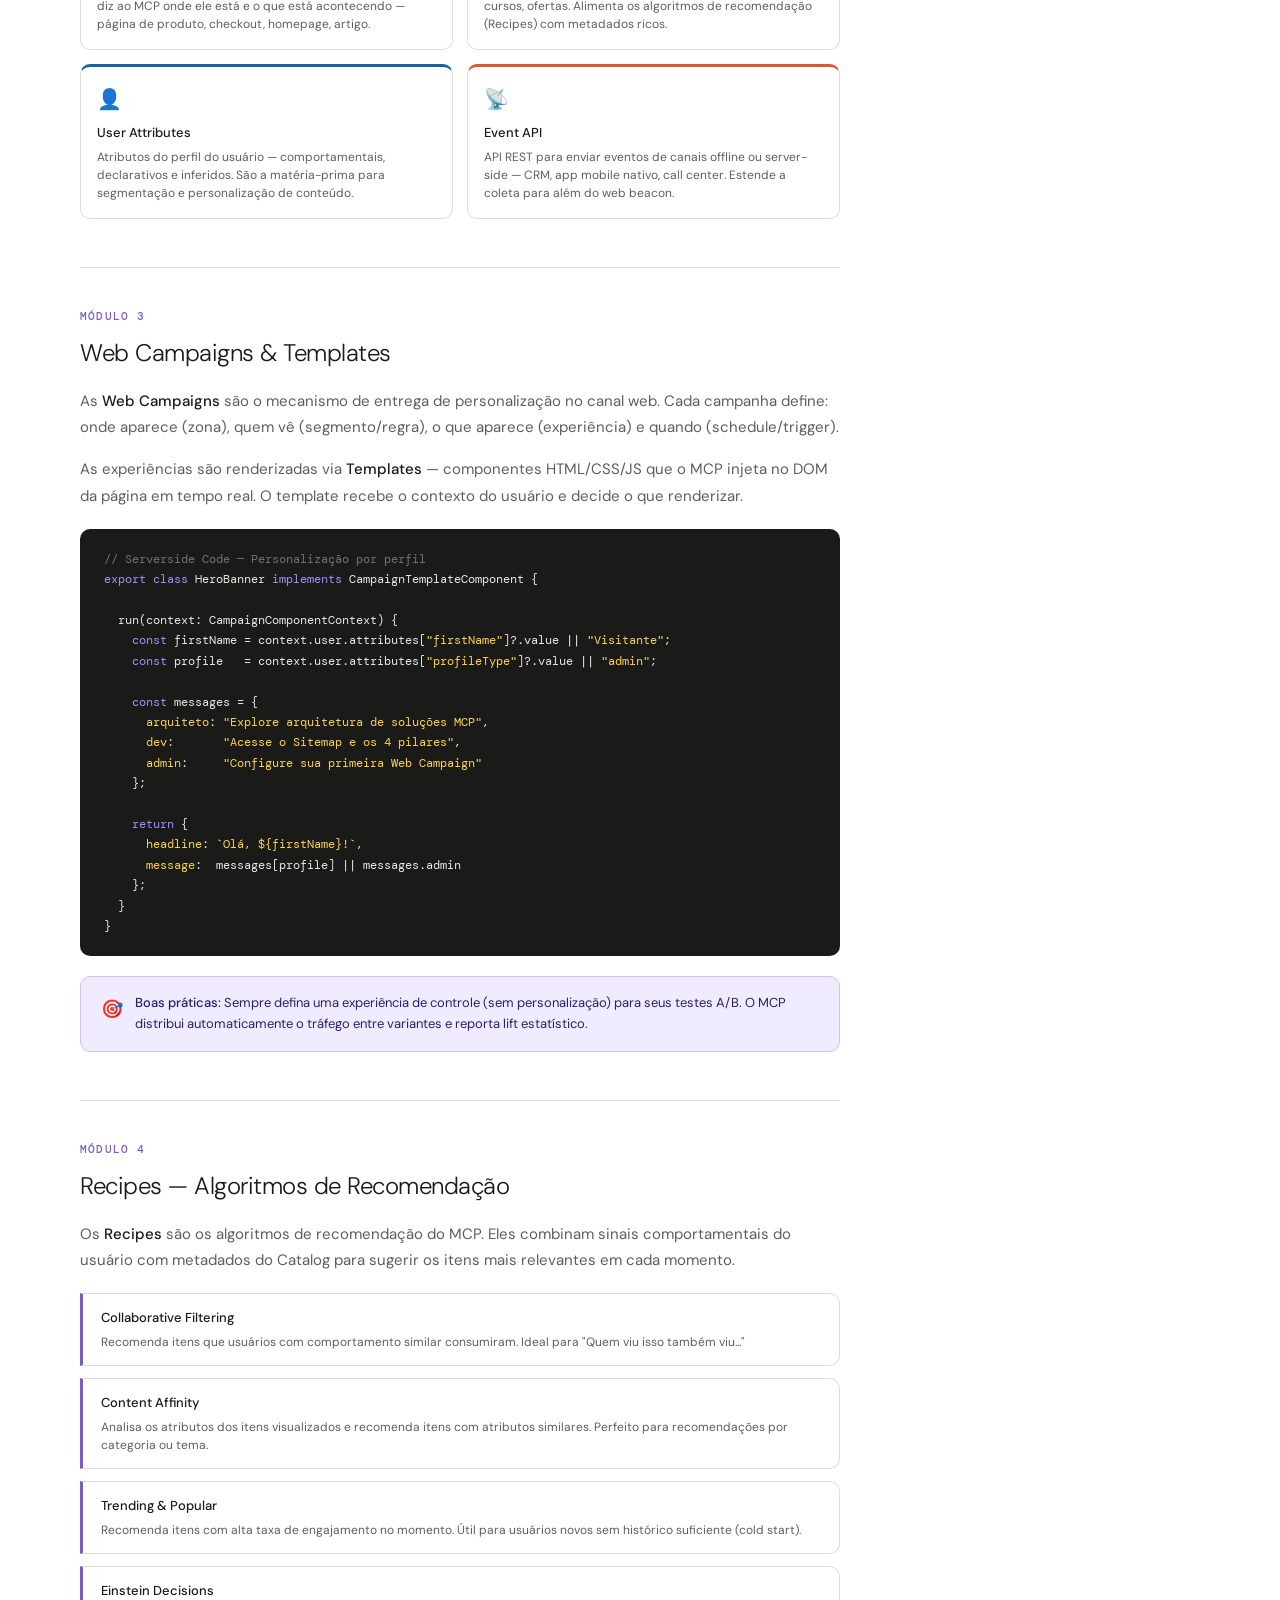
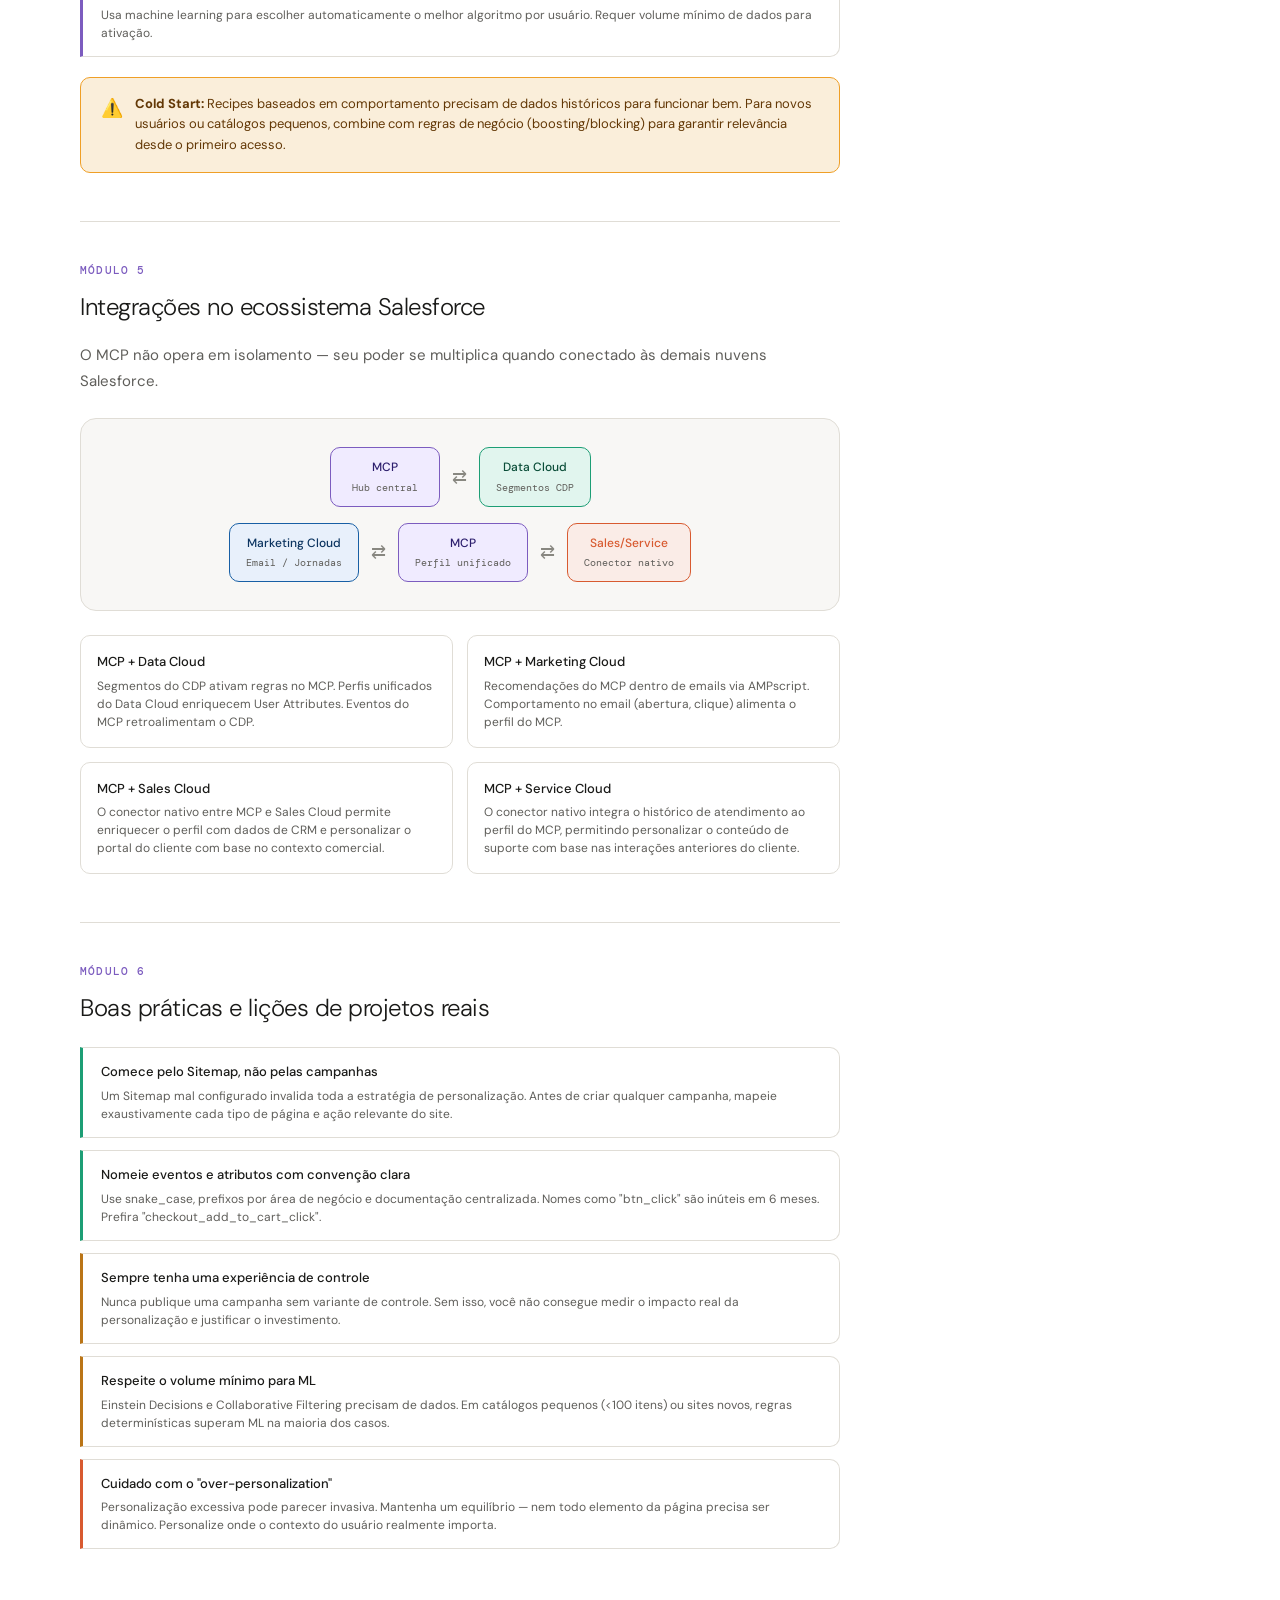
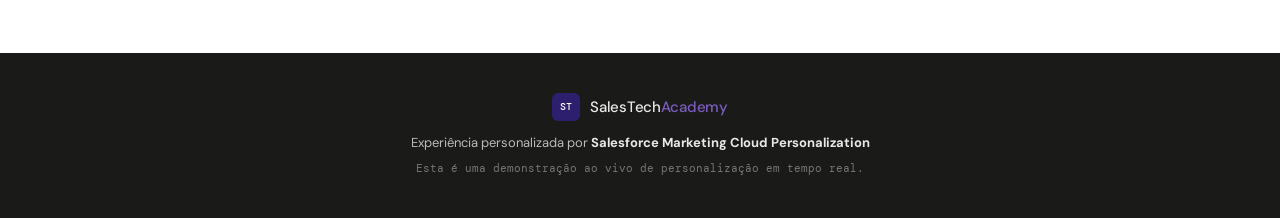
<file: personalization.html>
<!DOCTYPE html>
<html lang="pt-BR">
<head>
  <meta charset="UTF-8" />
  <meta name="viewport" content="width=device-width, initial-scale=1.0" />
  <title>Marketing Cloud Personalization — SalesTech Academy</title>
  <link rel="preconnect" href="https://fonts.googleapis.com" />
    <script type="text/javascript">
    var _sfaccount = '500008088';
  </script>
  <script type="text/javascript" src="//cdn.c360a.salesforce.com/beacon/c360a/aa8263df-1763-4ba2-bf02-8af8b31e60bd/scripts/c360a.min.js"></script>
  <link href="https://fonts.googleapis.com/css2?family=DM+Sans:ital,opsz,wght@0,9..40,300;0,9..40,400;0,9..40,500;1,9..40,300&family=DM+Mono:wght@400;500&display=swap" rel="stylesheet" />
  <!--
  <script type="text/javascript">var _sfaccount = 'SEU_ACCOUNT';</script>
  <script src="https://cdn.evgnet.com/beacon/SEU_ACCOUNT/SEU_DATASET/scripts/evergage.min.js"></script>
  -->
  <link rel="stylesheet" href="css/style.css" />
  <style>
    .course-hero { background: linear-gradient(135deg, #2d1f6e 0%, #6b47c4 100%); color: #fff; padding: 64px 0 80px; }
    .course-hero__back { display:inline-flex; align-items:center; gap:6px; font-size:13px; color:rgba(255,255,255,0.6); margin-bottom:24px; transition:color 0.2s; }
    .course-hero__back:hover { color:#fff; }
    .course-hero__badge { display:inline-flex; align-items:center; gap:6px; background:rgba(255,255,255,0.15); border:1px solid rgba(255,255,255,0.2); color:#fff; font-size:12px; font-weight:500; padding:4px 12px; border-radius:20px; margin-bottom:16px; font-family:var(--mono); }
    .course-hero__title { font-size:clamp(28px,4vw,44px); font-weight:300; letter-spacing:-1px; margin-bottom:16px; line-height:1.15; }
    .course-hero__title strong { font-weight:500; }
    .course-hero__desc { font-size:16px; color:rgba(255,255,255,0.75); max-width:560px; line-height:1.7; margin-bottom:28px; }
    .course-hero__meta { display:flex; gap:24px; flex-wrap:wrap; }
    .course-hero__meta-item { display:flex; align-items:center; gap:6px; font-size:13px; color:rgba(255,255,255,0.7); }
    .course-hero__meta-item strong { color:#fff; }
    .course-layout { display:grid; grid-template-columns:1fr 320px; gap:40px; padding:56px 0; align-items:start; }
    .sidebar { position:sticky; top:80px; }
    .sidebar-card { background:#fff; border:1px solid var(--border); border-radius:var(--radius-lg); padding:24px; margin-bottom:16px; }
    .sidebar-card__title { font-size:14px; font-weight:500; margin-bottom:16px; color:var(--text); }
    .module-list { display:flex; flex-direction:column; gap:2px; }
    .module-item { display:flex; align-items:center; gap:10px; padding:10px 12px; border-radius:var(--radius-md); cursor:pointer; transition:background 0.15s; text-decoration:none; color:var(--text); }
    .module-item:hover { background:var(--gray-50); }
    .module-item.active { background:var(--purple-50); }
    .module-item__num { width:24px; height:24px; border-radius:50%; background:var(--gray-100); display:flex; align-items:center; justify-content:center; font-size:11px; font-weight:500; color:var(--text-muted); flex-shrink:0; font-family:var(--mono); }
    .module-item.active .module-item__num { background:var(--purple-900); color:#fff; }
    .module-item.done .module-item__num { background:var(--green-400); color:#fff; }
    .module-item__info { flex:1; }
    .module-item__title { font-size:13px; font-weight:500; }
    .module-item__sub { font-size:11px; color:var(--text-muted); margin-top:1px; }
    .module-item__check { color:var(--green-400); font-size:14px; }
    .content-block { margin-bottom:48px; }
    .content-block__label { font-size:11px; font-weight:500; text-transform:uppercase; letter-spacing:1.2px; color:var(--purple-400); font-family:var(--mono); margin-bottom:8px; }
    .content-block__title { font-size:24px; font-weight:300; letter-spacing:-0.5px; margin-bottom:16px; }
    .content-block__text { font-size:15px; color:var(--text-muted); line-height:1.75; margin-bottom:16px; }
    .content-block__text strong { color:var(--text); font-weight:500; }
    .arch-diagram { background:var(--gray-50); border:1px solid var(--border); border-radius:var(--radius-lg); padding:28px; margin:24px 0; }
    .arch-row { display:flex; align-items:center; justify-content:center; gap:12px; flex-wrap:wrap; margin-bottom:16px; }
    .arch-row:last-child { margin-bottom:0; }
    .arch-node { background:#fff; border:1px solid var(--border); border-radius:var(--radius-md); padding:10px 16px; text-align:center; min-width:110px; }
    .arch-node__title { font-size:12px; font-weight:500; color:var(--text); }
    .arch-node__sub { font-size:10px; color:var(--text-muted); margin-top:2px; font-family:var(--mono); }
    .arch-node--purple { border-color:var(--purple-400); background:var(--purple-50); }
    .arch-node--purple .arch-node__title { color:var(--purple-900); }
    .arch-node--green { border-color:var(--green-400); background:var(--green-50); }
    .arch-node--green .arch-node__title { color:var(--green-900); }
    .arch-node--blue { border-color:var(--blue-400); background:var(--blue-50); }
    .arch-node--blue .arch-node__title { color:var(--blue-900); }
    .arch-arrow { font-size:18px; color:var(--gray-400); }
    .concept-grid { display:grid; grid-template-columns:1fr 1fr; gap:14px; margin:20px 0; }
    .concept-card { background:#fff; border:1px solid var(--border); border-radius:var(--radius-md); padding:16px; }
    .concept-card__icon { font-size:20px; margin-bottom:8px; }
    .concept-card__title { font-size:13px; font-weight:500; margin-bottom:4px; }
    .concept-card__desc { font-size:12px; color:var(--text-muted); line-height:1.5; }
    .code-block { background:var(--gray-900); border-radius:var(--radius-md); padding:20px 24px; margin:20px 0; overflow-x:auto; }
    .code-block pre { font-family:var(--mono); font-size:12px; color:#e8e6e0; line-height:1.7; margin:0; white-space:pre-wrap; }
    .code-block .comment { color:#6b7280; }
    .code-block .key { color:#a78bfa; }
    .code-block .value { color:#6ee7b7; }
    .code-block .string { color:#fcd34d; }
    .tip-box { background:var(--purple-50); border:1px solid var(--purple-100); border-radius:var(--radius-md); padding:16px 20px; margin:20px 0; display:flex; gap:12px; }
    .tip-box__icon { font-size:18px; flex-shrink:0; margin-top:2px; }
    .tip-box__text { font-size:13px; color:var(--purple-900); line-height:1.6; }
    .tip-box__text strong { font-weight:500; }
    .warning-box { background:#faeeda; border:1px solid #ef9f27; border-radius:var(--radius-md); padding:16px 20px; margin:20px 0; display:flex; gap:12px; }
    .warning-box__text { font-size:13px; color:#633806; line-height:1.6; }
    .use-case-list { display:flex; flex-direction:column; gap:12px; margin:20px 0; }
    .use-case { background:#fff; border:1px solid var(--border); border-left:3px solid var(--purple-400); border-radius:0 var(--radius-md) var(--radius-md) 0; padding:14px 18px; }
    .use-case__title { font-size:13px; font-weight:500; margin-bottom:4px; }
    .use-case__desc { font-size:12px; color:var(--text-muted); line-height:1.5; }
    .divider { height:1px; background:var(--border); margin:40px 0; }
    @media (max-width:900px) { .course-layout { grid-template-columns:1fr; } .sidebar { position:static; } .concept-grid { grid-template-columns:1fr; } }
  </style>
</head>
<body>

  <!-- LIVE BANNER -->
  <div class="event-banner" id="event-banner" style="display:none;">
    <div class="event-banner__inner">
      <span class="event-banner__pulse"></span>
      <p class="event-banner__text"><strong>Você está no evento ao vivo!</strong> Esta página faz parte da demo de personalização em tempo real.</p>
      <button class="event-banner__close" onclick="document.getElementById('event-banner').style.display='none'" aria-label="Fechar">×</button>
    </div>
  </div>

  <!-- NAVBAR -->
  <header class="navbar">
    <div class="container navbar__inner">
      <a href="index.html" class="navbar__logo">
        <span class="logo-mark">ST</span>
        <span class="logo-text">SalesTech<em>Academy</em></span>
      </a>
      <nav class="navbar__links">
        <a href="index.html#cursos">Cursos</a>
        <a href="index.html#nuvens">Nuvens</a>
        <a href="index.html#trilhas">Trilhas</a>
      </nav>
      <div class="navbar__actions">
        <!-- MCP injeta: nome do usuário ou CTA -->
        <div id="navbar-cta">
          <a href="index.html#identificar" class="btn btn--outline">Começar grátis</a>
        </div>
      </div>
    </div>
  </header>

  <!-- COURSE HERO -->
  <section class="course-hero">
    <div class="container">
      <a href="index.html" class="course-hero__back">← Voltar para home</a>
      <div class="course-hero__badge">
        <span style="width:6px;height:6px;background:#a78bfa;border-radius:50%;display:inline-block;"></span>
        Marketing Cloud Personalization
      </div>
      <h1 class="course-hero__title">
        Personalização em <strong>tempo real</strong><br/>
        do zero ao produção
      </h1>
      <p class="course-hero__desc">
        Entenda como o MCP coleta dados comportamentais, constrói perfis unificados e entrega experiências personalizadas em web, mobile e email — tudo em milissegundos.
      </p>
      <div class="course-hero__meta">
        <div class="course-hero__meta-item">
          <svg width="15" height="15" viewBox="0 0 24 24" fill="none" stroke="currentColor" stroke-width="2"><rect x="3" y="4" width="18" height="18" rx="2"/><line x1="16" y1="2" x2="16" y2="6"/><line x1="8" y1="2" x2="8" y2="6"/><line x1="3" y1="10" x2="21" y2="10"/></svg>
          <span><strong>6 módulos</strong></span>
        </div>
        <div class="course-hero__meta-item">
          <svg width="15" height="15" viewBox="0 0 24 24" fill="none" stroke="currentColor" stroke-width="2"><circle cx="12" cy="12" r="10"/><polyline points="12 6 12 12 16 14"/></svg>
          <span><strong>4 horas</strong> de conteúdo</span>
        </div>
        <div class="course-hero__meta-item">
          <svg width="15" height="15" viewBox="0 0 24 24" fill="none" stroke="currentColor" stroke-width="2"><path d="M12 2l3.09 6.26L22 9.27l-5 4.87 1.18 6.88L12 17.77l-6.18 3.25L7 14.14 2 9.27l6.91-1.01L12 2z"/></svg>
          <span>Nível <strong>Avançado</strong></span>
        </div>
      </div>
    </div>
  </section>

  <!-- COURSE LAYOUT -->
  <div class="container course-layout">

    <!-- MAIN CONTENT -->
    <main>

      <!-- BLOCO 1: O que é o MCP -->
      <div class="content-block">
        <p class="content-block__label">Módulo 1</p>
        <h2 class="content-block__title">O que é o Marketing Cloud Personalization?</h2>
        <p class="content-block__text">
          O <strong>Marketing Cloud Personalization (MCP)</strong> — anteriormente conhecido como Interaction Studio e Evergage — é a solução de personalização em tempo real da Salesforce. Ele captura dados comportamentais de visitantes em canais digitais e usa esses dados para entregar experiências individualizadas instantaneamente.
        </p>
        <p class="content-block__text">
          O diferencial do MCP em relação a outras ferramentas de personalização está na sua capacidade de <strong>unificar identidade anônima e identificada</strong> no mesmo perfil, e tomar decisões de personalização em milissegundos — sem depender de batch ou processamento offline.
        </p>

        <div class="tip-box">
          <div class="tip-box__icon">💡</div>
          <div class="tip-box__text">
            <strong>Conceito-chave:</strong> O MCP trabalha com dois estados de usuário: <em>anônimo</em> (visitante sem identificação) e <em>identificado</em> (usuário com email ou ID conhecido). No momento da identificação, os perfis são mesclados automaticamente — preservando todo o histórico comportamental anônimo.
          </div>
        </div>

        <!-- ARQUITETURA -->
        <div class="arch-diagram">
          <p style="font-size:12px;font-weight:500;color:var(--text-muted);text-align:center;margin-bottom:20px;font-family:var(--mono);text-transform:uppercase;letter-spacing:1px;">Fluxo de dados — MCP</p>
          <div class="arch-row">
            <div class="arch-node">
              <div class="arch-node__title">Visitante</div>
              <div class="arch-node__sub">Web / Mobile / Email</div>
            </div>
            <div class="arch-arrow">→</div>
            <div class="arch-node arch-node--purple">
              <div class="arch-node__title">Beacon / SDK</div>
              <div class="arch-node__sub">Coleta de eventos</div>
            </div>
            <div class="arch-arrow">→</div>
            <div class="arch-node arch-node--purple">
              <div class="arch-node__title">User Profile</div>
              <div class="arch-node__sub">Identidade unificada</div>
            </div>
          </div>
          <div class="arch-row">
            <div style="width:110px;"></div>
            <div style="width:12px;"></div>
            <div class="arch-arrow" style="transform:rotate(90deg);">→</div>
          </div>
          <div class="arch-row">
            <div class="arch-node arch-node--green">
              <div class="arch-node__title">Ativação</div>
              <div class="arch-node__sub">Campaign / Email</div>
            </div>
            <div class="arch-arrow">←</div>
            <div class="arch-node arch-node--purple">
              <div class="arch-node__title">Decision Engine</div>
              <div class="arch-node__sub">Recipe + Rules</div>
            </div>
            <div class="arch-arrow">←</div>
            <div class="arch-node arch-node--blue">
              <div class="arch-node__title">Catalog</div>
              <div class="arch-node__sub">Produtos / Conteúdo</div>
            </div>
          </div>
        </div>
      </div>

      <div class="divider"></div>

      <!-- BLOCO 2: Pilares -->
      <div class="content-block">
        <p class="content-block__label">Módulo 2</p>
        <h2 class="content-block__title">Os 4 pilares do MCP</h2>
        <p class="content-block__text">
          Toda implementação do MCP orbita em torno de quatro conceitos fundamentais. Entender cada um deles é o que separa uma implementação rasa de uma verdadeiramente eficaz.
        </p>

        <div class="concept-grid">
          <div class="concept-card" style="border-top:3px solid var(--purple-400);">
            <div class="concept-card__icon">🗺️</div>
            <div class="concept-card__title">Sitemap</div>
            <div class="concept-card__desc">Define quais páginas e ações são rastreadas. É o mapa que diz ao MCP onde ele está e o que está acontecendo — página de produto, checkout, homepage, artigo.</div>
          </div>
          <div class="concept-card" style="border-top:3px solid var(--green-400);">
            <div class="concept-card__icon">📦</div>
            <div class="concept-card__title">Catalog</div>
            <div class="concept-card__desc">O inventário de itens personalizáveis — produtos, artigos, cursos, ofertas. Alimenta os algoritmos de recomendação (Recipes) com metadados ricos.</div>
          </div>
          <div class="concept-card" style="border-top:3px solid var(--blue-400);">
            <div class="concept-card__icon">👤</div>
            <div class="concept-card__title">User Attributes</div>
            <div class="concept-card__desc">Atributos do perfil do usuário — comportamentais, declarativos e inferidos. São a matéria-prima para segmentação e personalização de conteúdo.</div>
          </div>
          <div class="concept-card" style="border-top:3px solid var(--coral-400);">
            <div class="concept-card__icon">📡</div>
            <div class="concept-card__title">Event API</div>
            <div class="concept-card__desc">API REST para enviar eventos de canais offline ou server-side — CRM, app mobile nativo, call center. Estende a coleta para além do web beacon.</div>
          </div>
        </div>
      </div>

      <div class="divider"></div>

      <!-- BLOCO 3: Web Campaigns -->
      <div class="content-block">
        <p class="content-block__label">Módulo 3</p>
        <h2 class="content-block__title">Web Campaigns & Templates</h2>
        <p class="content-block__text">
          As <strong>Web Campaigns</strong> são o mecanismo de entrega de personalização no canal web. Cada campanha define: onde aparece (zona), quem vê (segmento/regra), o que aparece (experiência) e quando (schedule/trigger).
        </p>
        <p class="content-block__text">
          As experiências são renderizadas via <strong>Templates</strong> — componentes HTML/CSS/JS que o MCP injeta no DOM da página em tempo real. O template recebe o contexto do usuário e decide o que renderizar.
        </p>

        <div class="code-block">
          <pre><span class="comment">// Serverside Code — Personalização por perfil</span>
<span class="key">export class</span> HeroBanner <span class="key">implements</span> CampaignTemplateComponent {

  run(context: CampaignComponentContext) {
    <span class="key">const</span> firstName = context.user.attributes[<span class="string">"firstName"</span>]?.value || <span class="string">"Visitante"</span>;
    <span class="key">const</span> profile   = context.user.attributes[<span class="string">"profileType"</span>]?.value || <span class="string">"admin"</span>;

    <span class="key">const</span> messages = {
      <span class="string">arquiteto</span>: <span class="string">"Explore arquitetura de soluções MCP"</span>,
      <span class="string">dev</span>:       <span class="string">"Acesse o Sitemap e os 4 pilares"</span>,
      <span class="string">admin</span>:     <span class="string">"Configure sua primeira Web Campaign"</span>
    };

    <span class="key">return</span> {
      <span class="string">headline</span>: <span class="string">`Olá, ${firstName}!`</span>,
      <span class="string">message</span>:  messages[profile] || messages.admin
    };
  }
}</pre>
        </div>

        <div class="tip-box">
          <div class="tip-box__icon">🎯</div>
          <div class="tip-box__text">
            <strong>Boas práticas:</strong> Sempre defina uma experiência de controle (sem personalização) para seus testes A/B. O MCP distribui automaticamente o tráfego entre variantes e reporta lift estatístico.
          </div>
        </div>
      </div>

      <div class="divider"></div>

      <!-- BLOCO 4: Recipes -->
      <div class="content-block">
        <p class="content-block__label">Módulo 4</p>
        <h2 class="content-block__title">Recipes — Algoritmos de Recomendação</h2>
        <p class="content-block__text">
          Os <strong>Recipes</strong> são os algoritmos de recomendação do MCP. Eles combinam sinais comportamentais do usuário com metadados do Catalog para sugerir os itens mais relevantes em cada momento.
        </p>

        <div class="use-case-list">
          <div class="use-case">
            <div class="use-case__title">Collaborative Filtering</div>
            <div class="use-case__desc">Recomenda itens que usuários com comportamento similar consumiram. Ideal para "Quem viu isso também viu..."</div>
          </div>
          <div class="use-case">
            <div class="use-case__title">Content Affinity</div>
            <div class="use-case__desc">Analisa os atributos dos itens visualizados e recomenda itens com atributos similares. Perfeito para recomendações por categoria ou tema.</div>
          </div>
          <div class="use-case">
            <div class="use-case__title">Trending & Popular</div>
            <div class="use-case__desc">Recomenda itens com alta taxa de engajamento no momento. Útil para usuários novos sem histórico suficiente (cold start).</div>
          </div>
          <div class="use-case">
            <div class="use-case__title">Einstein Decisions</div>
            <div class="use-case__desc">Usa machine learning para escolher automaticamente o melhor algoritmo por usuário. Requer volume mínimo de dados para ativação.</div>
          </div>
        </div>

        <div class="warning-box">
          <div style="font-size:18px;flex-shrink:0;">⚠️</div>
          <div class="warning-box__text">
            <strong>Cold Start:</strong> Recipes baseados em comportamento precisam de dados históricos para funcionar bem. Para novos usuários ou catálogos pequenos, combine com regras de negócio (boosting/blocking) para garantir relevância desde o primeiro acesso.
          </div>
        </div>
      </div>

      <div class="divider"></div>

      <!-- BLOCO 5: Integrações -->
      <div class="content-block">
        <p class="content-block__label">Módulo 5</p>
        <h2 class="content-block__title">Integrações no ecossistema Salesforce</h2>
        <p class="content-block__text">
          O MCP não opera em isolamento — seu poder se multiplica quando conectado às demais nuvens Salesforce.
        </p>

        <div class="arch-diagram">
          <div class="arch-row">
            <div class="arch-node arch-node--purple">
              <div class="arch-node__title">MCP</div>
              <div class="arch-node__sub">Hub central</div>
            </div>
            <div class="arch-arrow">⇄</div>
            <div class="arch-node arch-node--green">
              <div class="arch-node__title">Data Cloud</div>
              <div class="arch-node__sub">Segmentos CDP</div>
            </div>
          </div>
          <div class="arch-row" style="margin-top:10px;">
            <div class="arch-node arch-node--blue">
              <div class="arch-node__title">Marketing Cloud</div>
              <div class="arch-node__sub">Email / Jornadas</div>
            </div>
            <div class="arch-arrow">⇄</div>
            <div class="arch-node arch-node--purple">
              <div class="arch-node__title">MCP</div>
              <div class="arch-node__sub">Perfil unificado</div>
            </div>
            <div class="arch-arrow">⇄</div>
            <div class="arch-node" style="border-color:var(--coral-400);background:var(--coral-50);">
              <div class="arch-node__title" style="color:var(--coral-400);">Sales/Service</div>
              <div class="arch-node__sub">Conector nativo</div>
            </div>
          </div>
        </div>

        <div class="concept-grid">
          <div class="concept-card">
            <div class="concept-card__title">MCP + Data Cloud</div>
            <div class="concept-card__desc">Segmentos do CDP ativam regras no MCP. Perfis unificados do Data Cloud enriquecem User Attributes. Eventos do MCP retroalimentam o CDP.</div>
          </div>
          <div class="concept-card">
            <div class="concept-card__title">MCP + Marketing Cloud</div>
            <div class="concept-card__desc">Recomendações do MCP dentro de emails via AMPscript. Comportamento no email (abertura, clique) alimenta o perfil do MCP.</div>
          </div>
          <div class="concept-card">
            <div class="concept-card__title">MCP + Sales Cloud</div>
            <div class="concept-card__desc">O conector nativo entre MCP e Sales Cloud permite enriquecer o perfil com dados de CRM e personalizar o portal do cliente com base no contexto comercial.</div>
          </div>
          <div class="concept-card">
            <div class="concept-card__title">MCP + Service Cloud</div>
            <div class="concept-card__desc">O conector nativo integra o histórico de atendimento ao perfil do MCP, permitindo personalizar o conteúdo de suporte com base nas interações anteriores do cliente.</div>
          </div>
        </div>
      </div>

      <div class="divider"></div>

      <!-- BLOCO 6: Boas Práticas -->
      <div class="content-block">
        <p class="content-block__label">Módulo 6</p>
        <h2 class="content-block__title">Boas práticas e lições de projetos reais</h2>

        <div class="use-case-list">
          <div class="use-case" style="border-left-color:var(--green-400);">
            <div class="use-case__title">Comece pelo Sitemap, não pelas campanhas</div>
            <div class="use-case__desc">Um Sitemap mal configurado invalida toda a estratégia de personalização. Antes de criar qualquer campanha, mapeie exaustivamente cada tipo de página e ação relevante do site.</div>
          </div>
          <div class="use-case" style="border-left-color:var(--green-400);">
            <div class="use-case__title">Nomeie eventos e atributos com convenção clara</div>
            <div class="use-case__desc">Use snake_case, prefixos por área de negócio e documentação centralizada. Nomes como "btn_click" são inúteis em 6 meses. Prefira "checkout_add_to_cart_click".</div>
          </div>
          <div class="use-case" style="border-left-color:var(--amber-400);">
            <div class="use-case__title">Sempre tenha uma experiência de controle</div>
            <div class="use-case__desc">Nunca publique uma campanha sem variante de controle. Sem isso, você não consegue medir o impacto real da personalização e justificar o investimento.</div>
          </div>
          <div class="use-case" style="border-left-color:var(--amber-400);">
            <div class="use-case__title">Respeite o volume mínimo para ML</div>
            <div class="use-case__desc">Einstein Decisions e Collaborative Filtering precisam de dados. Em catálogos pequenos (&lt;100 itens) ou sites novos, regras determinísticas superam ML na maioria dos casos.</div>
          </div>
          <div class="use-case" style="border-left-color:var(--coral-400);">
            <div class="use-case__title">Cuidado com o "over-personalization"</div>
            <div class="use-case__desc">Personalização excessiva pode parecer invasiva. Mantenha um equilíbrio — nem todo elemento da página precisa ser dinâmico. Personalize onde o contexto do usuário realmente importa.</div>
          </div>
        </div>
      </div>

    </main>

    <!-- SIDEBAR -->
    <aside class="sidebar">
      <div class="sidebar-card">
        <p class="sidebar-card__title">Módulos do curso</p>
        <div class="module-list">
          <div class="module-item done">
            <div class="module-item__num">✓</div>
            <div class="module-item__info">
              <div class="module-item__title">O que é o MCP</div>
              <div class="module-item__sub">Conceitos e posicionamento</div>
            </div>
          </div>
          <div class="module-item done">
            <div class="module-item__num">✓</div>
            <div class="module-item__info">
              <div class="module-item__title">Os 4 pilares</div>
              <div class="module-item__sub">Sitemap, Catalog, Attrs, API</div>
            </div>
          </div>
          <div class="module-item active">
            <div class="module-item__num">3</div>
            <div class="module-item__info">
              <div class="module-item__title">Web Campaigns</div>
              <div class="module-item__sub">Templates e experiências</div>
            </div>
          </div>
          <div class="module-item">
            <div class="module-item__num">4</div>
            <div class="module-item__info">
              <div class="module-item__title">Recipes</div>
              <div class="module-item__sub">Algoritmos de recomendação</div>
            </div>
          </div>
          <div class="module-item">
            <div class="module-item__num">5</div>
            <div class="module-item__info">
              <div class="module-item__title">Integrações</div>
              <div class="module-item__sub">Data Cloud, MC, CRM</div>
            </div>
          </div>
          <div class="module-item">
            <div class="module-item__num">6</div>
            <div class="module-item__info">
              <div class="module-item__title">Boas práticas</div>
              <div class="module-item__sub">Lições de projetos reais</div>
            </div>
          </div>
        </div>
      </div>

      <div class="sidebar-card" style="background:var(--purple-50);border-color:var(--purple-100);">
        <p class="sidebar-card__title" style="color:var(--purple-900);">Seu progresso</p>
        <div style="display:flex;align-items:center;gap:10px;margin-bottom:10px;">
          <div class="progress-bar" style="flex:1;">
            <div class="progress-bar__fill" style="width:65%;"></div>
          </div>
          <span style="font-size:13px;font-weight:500;color:var(--purple-600);" id="sidebar-progress">65%</span>
        </div>
        <p style="font-size:12px;color:var(--purple-600);">2 de 6 módulos concluídos</p>
      </div>

      <div class="sidebar-card">
        <p class="sidebar-card__title">Próximos cursos</p>
        <div style="display:flex;flex-direction:column;gap:10px;">
          <a href="data-cloud.html" style="display:flex;align-items:center;gap:10px;text-decoration:none;color:var(--text);">
            <div style="width:36px;height:36px;background:var(--green-50);border-radius:var(--radius-md);display:flex;align-items:center;justify-content:center;flex-shrink:0;">
              <svg width="16" height="16" viewBox="0 0 24 24" fill="none" stroke="#1d9e75" stroke-width="2"><ellipse cx="12" cy="5" rx="9" ry="3"/><path d="M21 12c0 1.66-4 3-9 3s-9-1.34-9-3"/><path d="M3 5v14c0 1.66 4 3 9 3s9-1.34 9-3V5"/></svg>
            </div>
            <div>
              <p style="font-size:13px;font-weight:500;">Data Cloud</p>
              <p style="font-size:11px;color:var(--text-muted);">CDP & Unificação</p>
            </div>
          </a>
          <a href="marketing-cloud.html" style="display:flex;align-items:center;gap:10px;text-decoration:none;color:var(--text);">
            <div style="width:36px;height:36px;background:var(--blue-50);border-radius:var(--radius-md);display:flex;align-items:center;justify-content:center;flex-shrink:0;">
              <svg width="16" height="16" viewBox="0 0 24 24" fill="none" stroke="#185fa5" stroke-width="2"><path d="M4 4h16c1.1 0 2 .9 2 2v12c0 1.1-.9 2-2 2H4c-1.1 0-2-.9-2-2V6c0-1.1.9-2 2-2z"/><polyline points="22,6 12,13 2,6"/></svg>
            </div>
            <div>
              <p style="font-size:13px;font-weight:500;">Marketing Cloud</p>
              <p style="font-size:11px;color:var(--text-muted);">Jornadas & Email</p>
            </div>
          </a>
        </div>
      </div>
    </aside>
  </div>

  <footer class="footer">
    <div class="container footer__inner">
      <div class="footer__brand">
        <span class="logo-mark logo-mark--sm">ST</span>
        <span class="logo-text">SalesTech<em>Academy</em></span>
      </div>
      <p class="footer__powered">Experiência personalizada por <strong>Salesforce Marketing Cloud Personalization</strong></p>
      <p class="footer__note">Esta é uma demonstração ao vivo de personalização em tempo real.</p>
    </div>
  </footer>

  <script src="js/mcp-events.js"></script>
</body>
</html>
</file>
<file: css/style.css>
/* ============================================
   SalesTech Academy — CSS
   Marketing Cloud Personalization Demo
   ============================================ */

*, *::before, *::after { box-sizing: border-box; margin: 0; padding: 0; }

:root {
  --font: 'DM Sans', sans-serif;
  --mono: 'DM Mono', monospace;

  --purple-50: #f0ebff;
  --purple-100: #d4c2f7;
  --purple-400: #7c5cbf;
  --purple-600: #5a3fa0;
  --purple-900: #2d1f6e;

  --green-50: #e1f5ee;
  --green-400: #1d9e75;
  --green-900: #0a4d38;

  --blue-50: #e8f0fb;
  --blue-400: #185fa5;
  --blue-900: #0c3460;

  --coral-50: #faece7;
  --coral-400: #d85a30;

  --amber-50: #faeeda;
  --amber-400: #ba7517;

  --gray-50: #f8f7f5;
  --gray-100: #f1efe8;
  --gray-200: #e0ddd6;
  --gray-400: #888780;
  --gray-700: #444441;
  --gray-900: #1a1a18;

  --text: #1a1a18;
  --text-muted: #5f5e5a;
  --text-light: #888780;
  --bg: #ffffff;
  --bg-alt: #f8f7f5;
  --border: #e0ddd6;

  --radius-sm: 6px;
  --radius-md: 10px;
  --radius-lg: 16px;
  --radius-xl: 24px;

  --shadow-sm: 0 1px 3px rgba(0,0,0,0.06), 0 1px 2px rgba(0,0,0,0.04);
  --shadow-md: 0 4px 16px rgba(0,0,0,0.08);
  --shadow-lg: 0 8px 32px rgba(0,0,0,0.10);
}

html { scroll-behavior: smooth; }

body {
  font-family: var(--font);
  font-size: 16px;
  line-height: 1.6;
  color: var(--text);
  background: var(--bg);
  -webkit-font-smoothing: antialiased;
}

a { text-decoration: none; color: inherit; }
img { max-width: 100%; }

.container {
  max-width: 1120px;
  margin: 0 auto;
  padding: 0 24px;
}

/* ============================================ BUTTONS */
.btn {
  display: inline-flex;
  align-items: center;
  gap: 6px;
  padding: 10px 20px;
  border-radius: var(--radius-md);
  font-family: var(--font);
  font-size: 14px;
  font-weight: 500;
  cursor: pointer;
  border: none;
  transition: all 0.2s ease;
  white-space: nowrap;
}
.btn--primary {
  background: var(--purple-900);
  color: #fff;
}
.btn--primary:hover { background: var(--purple-600); transform: translateY(-1px); box-shadow: var(--shadow-md); }
.btn--outline {
  background: transparent;
  color: var(--text);
  border: 1.5px solid var(--border);
}
.btn--outline:hover { border-color: var(--purple-400); color: var(--purple-400); }
.btn--ghost {
  background: transparent;
  color: var(--text-muted);
  padding: 10px 14px;
}
.btn--ghost:hover { color: var(--text); }
.btn--sm { padding: 7px 14px; font-size: 13px; }

/* ============================================ EVENT BANNER */
.event-banner {
  background: var(--green-900);
  color: #fff;
  padding: 10px 0;
  position: sticky;
  top: 0;
  z-index: 200;
}
.event-banner__inner {
  max-width: 1120px;
  margin: 0 auto;
  padding: 0 24px;
  display: flex;
  align-items: center;
  gap: 12px;
}
.event-banner__pulse {
  width: 8px; height: 8px;
  background: #4ade80;
  border-radius: 50%;
  flex-shrink: 0;
  animation: pulse 2s infinite;
}
@keyframes pulse {
  0%, 100% { opacity: 1; transform: scale(1); }
  50% { opacity: 0.5; transform: scale(1.3); }
}
.event-banner__text { flex: 1; font-size: 14px; }
.event-banner__text strong { font-weight: 500; }
.event-banner__cta {
  font-size: 13px;
  background: rgba(255,255,255,0.15);
  color: #fff;
  padding: 5px 14px;
  border-radius: var(--radius-sm);
  border: 1px solid rgba(255,255,255,0.2);
  white-space: nowrap;
  transition: background 0.2s;
}
.event-banner__cta:hover { background: rgba(255,255,255,0.25); }
.event-banner__close {
  background: none;
  border: none;
  color: rgba(255,255,255,0.6);
  font-size: 20px;
  cursor: pointer;
  padding: 0 4px;
  line-height: 1;
}

/* ============================================ NAVBAR */
.navbar {
  position: sticky;
  top: 0;
  z-index: 100;
  background: rgba(255,255,255,0.92);
  backdrop-filter: blur(12px);
  -webkit-backdrop-filter: blur(12px);
  border-bottom: 1px solid var(--border);
}
.navbar__inner {
  height: 60px;
  display: flex;
  align-items: center;
  gap: 32px;
}
.navbar__logo {
  display: flex;
  align-items: center;
  gap: 10px;
  flex-shrink: 0;
}
.logo-mark {
  width: 34px; height: 34px;
  background: var(--purple-900);
  color: #fff;
  border-radius: var(--radius-sm);
  display: flex;
  align-items: center;
  justify-content: center;
  font-size: 12px;
  font-weight: 500;
  letter-spacing: 0.5px;
  font-family: var(--mono);
}
.logo-mark--sm { width: 28px; height: 28px; font-size: 10px; }
.logo-text {
  font-size: 15px;
  font-weight: 500;
  color: var(--text);
  letter-spacing: -0.3px;
}
.logo-text em { font-style: normal; color: var(--purple-400); }
.navbar__links {
  display: flex;
  gap: 4px;
  flex: 1;
}
.navbar__links a {
  font-size: 14px;
  color: var(--text-muted);
  padding: 6px 12px;
  border-radius: var(--radius-sm);
  transition: all 0.15s;
}
.navbar__links a:hover { color: var(--text); background: var(--gray-100); }
.navbar__actions {
  display: flex;
  align-items: center;
  gap: 10px;
}
.user-greeting {
  font-size: 13px;
  color: var(--text-muted);
  font-family: var(--mono);
  background: var(--purple-50);
  padding: 4px 10px;
  border-radius: 20px;
  color: var(--purple-600);
}
.navbar__hamburger {
  display: none;
  flex-direction: column;
  gap: 5px;
  background: none;
  border: none;
  cursor: pointer;
  padding: 4px;
}
.navbar__hamburger span {
  width: 22px; height: 2px;
  background: var(--text);
  border-radius: 2px;
  display: block;
}

/* ============================================ HERO */
.hero {
  padding: 80px 0 64px;
  overflow: hidden;
}
.hero__inner {
  display: grid;
  grid-template-columns: 1fr 1fr;
  gap: 64px;
  align-items: center;
}
.hero__eyebrow {
  display: inline-flex;
  align-items: center;
  gap: 8px;
  font-size: 13px;
  font-weight: 500;
  color: var(--purple-600);
  background: var(--purple-50);
  padding: 5px 12px;
  border-radius: 20px;
  margin-bottom: 20px;
  transition: opacity 0.4s ease;
  font-family: var(--mono);
}
.live-dot {
  width: 7px; height: 7px;
  background: var(--green-400);
  border-radius: 50%;
  animation: pulse 2s infinite;
}
.hero__title {
  font-size: clamp(32px, 4vw, 48px);
  font-weight: 300;
  line-height: 1.15;
  letter-spacing: -1px;
  color: var(--text);
  margin-bottom: 20px;
}
.highlight {
  font-weight: 500;
  color: var(--purple-900);
  position: relative;
}
.hero__sub {
  font-size: 16px;
  color: var(--text-muted);
  line-height: 1.7;
  margin-bottom: 28px;
  max-width: 440px;
}
.hero__ctas {
  display: flex;
  gap: 10px;
  flex-wrap: wrap;
  margin-bottom: 24px;
}
.profile-tags {
  display: flex;
  align-items: center;
  gap: 8px;
  flex-wrap: wrap;
}
.profile-tag__label {
  font-size: 12px;
  color: var(--text-light);
}
.profile-tag {
  font-size: 12px;
  font-weight: 500;
  background: var(--purple-50);
  color: var(--purple-600);
  padding: 3px 10px;
  border-radius: 20px;
  border: 1px solid var(--purple-100);
}

/* Floating cards */
.hero__visual { position: relative; height: 300px; }
.hero__card-stack { position: relative; width: 100%; height: 100%; }
.floating-card {
  position: absolute;
  background: var(--bg);
  border: 1px solid var(--border);
  border-radius: var(--radius-lg);
  padding: 14px 18px;
  display: flex;
  align-items: center;
  gap: 12px;
  box-shadow: var(--shadow-md);
  opacity: 0;
  transform: translateY(12px);
  transition: opacity 0.5s ease, transform 0.5s ease;
}
.floating-card.fade-in { opacity: 1; transform: translateY(0); }
.floating-card--1 { top: 20px; left: 0; right: 60px; animation: float1 4s ease-in-out infinite 0.5s; }
.floating-card--2 { top: 110px; left: 40px; right: 0; animation: float2 4.5s ease-in-out infinite 0.8s; }
.floating-card--3 { top: 200px; left: 0; right: 80px; animation: float1 5s ease-in-out infinite 1s; }
@keyframes float1 { 0%,100% { transform: translateY(0); } 50% { transform: translateY(-6px); } }
@keyframes float2 { 0%,100% { transform: translateY(0); } 50% { transform: translateY(-5px); } }
.floating-card__icon {
  width: 40px; height: 40px;
  border-radius: var(--radius-md);
  display: flex;
  align-items: center;
  justify-content: center;
  flex-shrink: 0;
}
.floating-card__title { font-size: 13px; font-weight: 500; color: var(--text); }
.floating-card__sub { font-size: 11px; color: var(--text-muted); margin-top: 1px; }

/* ============================================ IDENTIFY ZONE */
.identify-zone {
  padding: 40px 0;
  background: var(--bg-alt);
  border-top: 1px solid var(--border);
  border-bottom: 1px solid var(--border);
}
.identify-zone__inner {
  display: flex;
  align-items: center;
  gap: 40px;
}
.identify-zone__text h3 {
  font-size: 18px;
  font-weight: 500;
  margin-bottom: 4px;
}
.identify-zone__text p {
  font-size: 14px;
  color: var(--text-muted);
  max-width: 300px;
}
.identify-zone__form {
  display: flex;
  gap: 10px;
  flex: 1;
  flex-wrap: wrap;
}
.identify-zone__form input,
.identify-zone__form select {
  flex: 1;
  min-width: 160px;
  padding: 10px 14px;
  border: 1.5px solid var(--border);
  border-radius: var(--radius-md);
  font-family: var(--font);
  font-size: 14px;
  color: var(--text);
  background: var(--bg);
  outline: none;
  transition: border-color 0.2s;
}
.identify-zone__form input:focus,
.identify-zone__form select:focus { border-color: var(--purple-400); }

/* ============================================ SECTIONS */
.section { padding: 72px 0; }
.section--alt { background: var(--bg-alt); }
.section__header {
  display: flex;
  align-items: flex-end;
  justify-content: space-between;
  margin-bottom: 36px;
  opacity: 0;
  transform: translateY(16px);
  transition: opacity 0.5s ease, transform 0.5s ease;
}
.section__header.visible { opacity: 1; transform: translateY(0); }
.section__eyebrow {
  font-size: 12px;
  font-weight: 500;
  text-transform: uppercase;
  letter-spacing: 1.2px;
  color: var(--purple-400);
  font-family: var(--mono);
  margin-bottom: 6px;
}
.section__title {
  font-size: 28px;
  font-weight: 300;
  letter-spacing: -0.5px;
  color: var(--text);
}

/* ============================================ COURSE CARDS */
.courses-grid {
  display: grid;
  grid-template-columns: repeat(auto-fill, minmax(240px, 1fr));
  gap: 20px;
}
.course-card {
  background: var(--bg);
  border: 1px solid var(--border);
  border-radius: var(--radius-lg);
  overflow: hidden;
  transition: all 0.25s ease;
  opacity: 0;
  transform: translateY(20px);
}
.course-card.visible { opacity: 1; transform: translateY(0); }
.course-card:hover { box-shadow: var(--shadow-lg); transform: translateY(-3px); }
.course-card--featured { border-color: var(--purple-400); }
.course-card a { display: block; height: 100%; color: inherit; }
.course-card__header {
  height: 100px;
  display: flex;
  align-items: flex-end;
  justify-content: space-between;
  padding: 14px 16px;
  position: relative;
}
.course-card__icon {
  width: 44px; height: 44px;
  background: rgba(255,255,255,0.15);
  border-radius: var(--radius-md);
  display: flex;
  align-items: center;
  justify-content: center;
}
.course-badge {
  font-size: 11px;
  font-weight: 500;
  background: rgba(255,255,255,0.2);
  color: #fff;
  padding: 3px 10px;
  border-radius: 20px;
  border: 1px solid rgba(255,255,255,0.3);
}
.course-badge--featured { background: rgba(255,255,255,0.95); color: var(--purple-900); }
.course-card__body { padding: 16px; }
.course-card__tags { display: flex; gap: 6px; margin-bottom: 10px; flex-wrap: wrap; }
.tag {
  font-size: 11px;
  font-weight: 500;
  padding: 2px 8px;
  border-radius: 20px;
}
.tag--purple { background: var(--purple-50); color: var(--purple-600); }
.tag--green { background: var(--green-50); color: var(--green-900); }
.tag--blue { background: var(--blue-50); color: var(--blue-900); }
.tag--coral { background: var(--coral-50); color: var(--coral-400); }
.tag--level { background: var(--gray-100); color: var(--gray-400); }
.course-card__title {
  font-size: 15px;
  font-weight: 500;
  margin-bottom: 6px;
  line-height: 1.3;
}
.course-card__desc {
  font-size: 13px;
  color: var(--text-muted);
  line-height: 1.5;
  margin-bottom: 12px;
}
.course-card__meta {
  display: flex;
  align-items: center;
  justify-content: space-between;
  font-size: 12px;
  color: var(--text-light);
  gap: 10px;
}
.course-card__progress { display: flex; align-items: center; gap: 6px; flex: 1; }
.progress-bar {
  flex: 1;
  height: 3px;
  background: var(--gray-200);
  border-radius: 2px;
  overflow: hidden;
}
.progress-bar__fill { height: 100%; background: var(--purple-400); border-radius: 2px; transition: width 0.6s ease; }
.progress-bar__fill--green { background: var(--green-400); }
.progress-bar__fill--blue { background: var(--blue-400); }
.progress-label { font-size: 11px; color: var(--text-light); white-space: nowrap; }

/* ============================================ CONTINUE CARDS */
.continue-grid { display: flex; flex-direction: column; gap: 12px; }
.continue-card {
  background: var(--bg);
  border: 1px solid var(--border);
  border-radius: var(--radius-md);
  padding: 14px 18px;
  display: flex;
  align-items: center;
  gap: 14px;
  transition: box-shadow 0.2s;
}
.continue-card:hover { box-shadow: var(--shadow-sm); }
.continue-card__icon {
  width: 40px; height: 40px;
  border-radius: var(--radius-md);
  display: flex;
  align-items: center;
  justify-content: center;
  flex-shrink: 0;
}
.continue-card__info { flex: 1; }
.continue-card__title { font-size: 14px; font-weight: 500; }
.continue-card__sub { font-size: 12px; color: var(--text-muted); margin-top: 2px; }

/* ============================================ CLOUDS GRID */
.clouds-grid {
  display: grid;
  grid-template-columns: repeat(auto-fill, minmax(160px, 1fr));
  gap: 14px;
}
.cloud-card {
  background: var(--bg);
  border: 1px solid var(--border);
  border-radius: var(--radius-lg);
  padding: 20px 16px;
  display: flex;
  flex-direction: column;
  gap: 10px;
  transition: all 0.2s ease;
  cursor: pointer;
  opacity: 0;
  transform: translateY(16px);
}
.cloud-card.visible { opacity: 1; transform: translateY(0); }
.cloud-card:hover { border-color: var(--purple-100); box-shadow: var(--shadow-md); transform: translateY(-2px); }
.cloud-card--coming { opacity: 0.5; cursor: default; }
.cloud-card--coming:hover { transform: none; box-shadow: none; }
.cloud-card__icon {
  width: 44px; height: 44px;
  border-radius: var(--radius-md);
  display: flex;
  align-items: center;
  justify-content: center;
}
.cloud-card h4 { font-size: 14px; font-weight: 500; }
.cloud-card p { font-size: 12px; color: var(--text-muted); line-height: 1.4; flex: 1; }
.cloud-card__arrow {
  font-size: 16px;
  color: var(--text-light);
  transition: transform 0.2s;
  align-self: flex-end;
}
.cloud-card:hover .cloud-card__arrow { transform: translateX(4px); color: var(--purple-400); }

/* ============================================ FOOTER */
.footer {
  background: var(--gray-900);
  color: rgba(255,255,255,0.7);
  padding: 40px 0;
}
.footer__inner { text-align: center; }
.footer__brand {
  display: flex;
  align-items: center;
  justify-content: center;
  gap: 10px;
  margin-bottom: 12px;
}
.footer__brand .logo-text { color: rgba(255,255,255,0.9); }
.footer__powered { font-size: 13px; margin-bottom: 6px; }
.footer__powered strong { color: rgba(255,255,255,0.9); }
.footer__note {
  font-size: 11px;
  color: rgba(255,255,255,0.4);
  font-family: var(--mono);
}

/* ============================================ ANIMATIONS */
@keyframes fadeUp {
  from { opacity: 0; transform: translateY(20px); }
  to { opacity: 1; transform: translateY(0); }
}
.hero__content > * { animation: fadeUp 0.6s ease both; }
.hero__content > *:nth-child(1) { animation-delay: 0.05s; }
.hero__content > *:nth-child(2) { animation-delay: 0.12s; }
.hero__content > *:nth-child(3) { animation-delay: 0.18s; }
.hero__content > *:nth-child(4) { animation-delay: 0.24s; }

/* ============================================ RESPONSIVE */
@media (max-width: 768px) {
  .hero__inner { grid-template-columns: 1fr; gap: 40px; }
  .hero__visual { height: 200px; }
  .floating-card { font-size: 13px; padding: 10px 14px; }
  .floating-card--1 { right: 0; }
  .floating-card--2 { left: 0; }
  .floating-card--3 { right: 0; }
  .navbar__links { display: none; position: absolute; top: 60px; left: 0; right: 0; background: #fff; border-bottom: 1px solid var(--border); flex-direction: column; padding: 12px 24px; gap: 0; }
  .navbar__links.open { display: flex; }
  .navbar__links a { padding: 10px 0; border-bottom: 1px solid var(--gray-100); }
  .navbar__hamburger { display: flex; }
  .identify-zone__inner { flex-direction: column; align-items: flex-start; gap: 20px; }
  .courses-grid { grid-template-columns: 1fr 1fr; }
  .section { padding: 48px 0; }
}

@media (max-width: 480px) {
  .courses-grid { grid-template-columns: 1fr; }
  .clouds-grid { grid-template-columns: 1fr 1fr; }
  .hero__title { font-size: 28px; }
}
</file>
